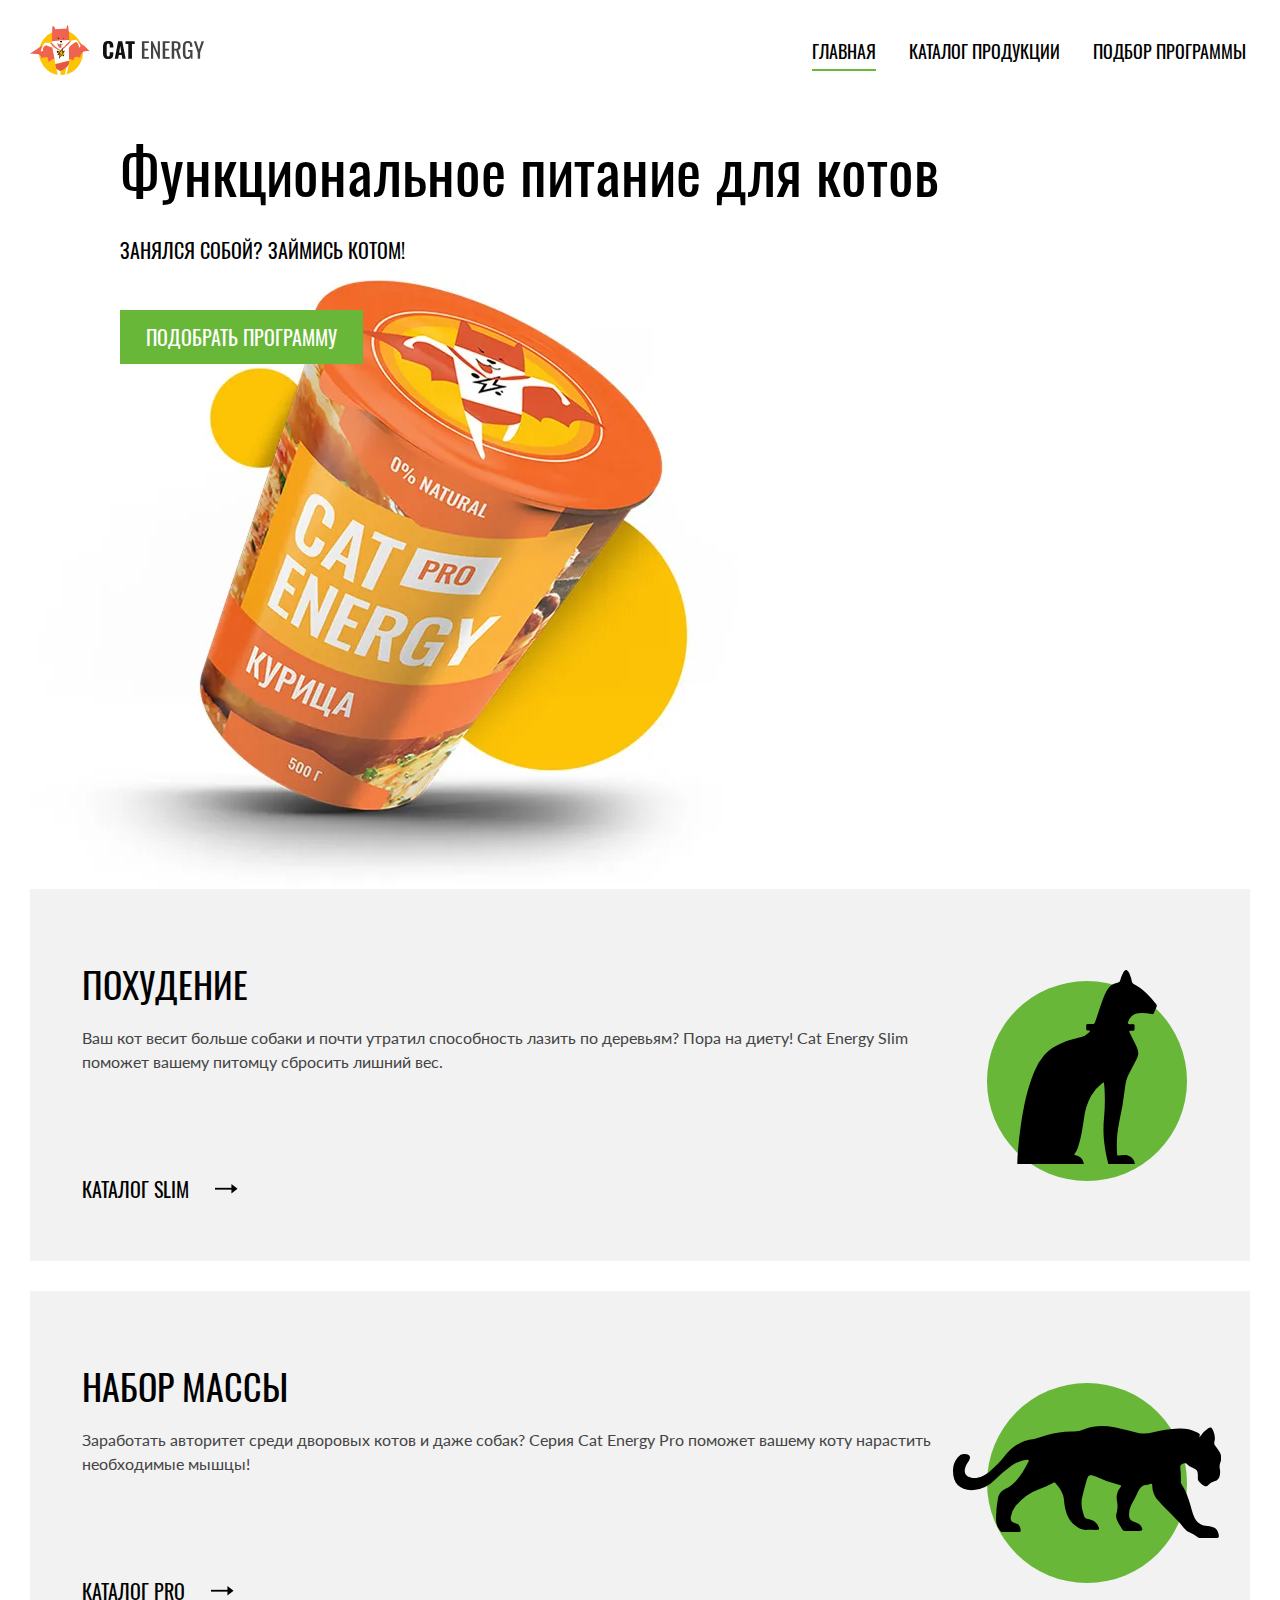
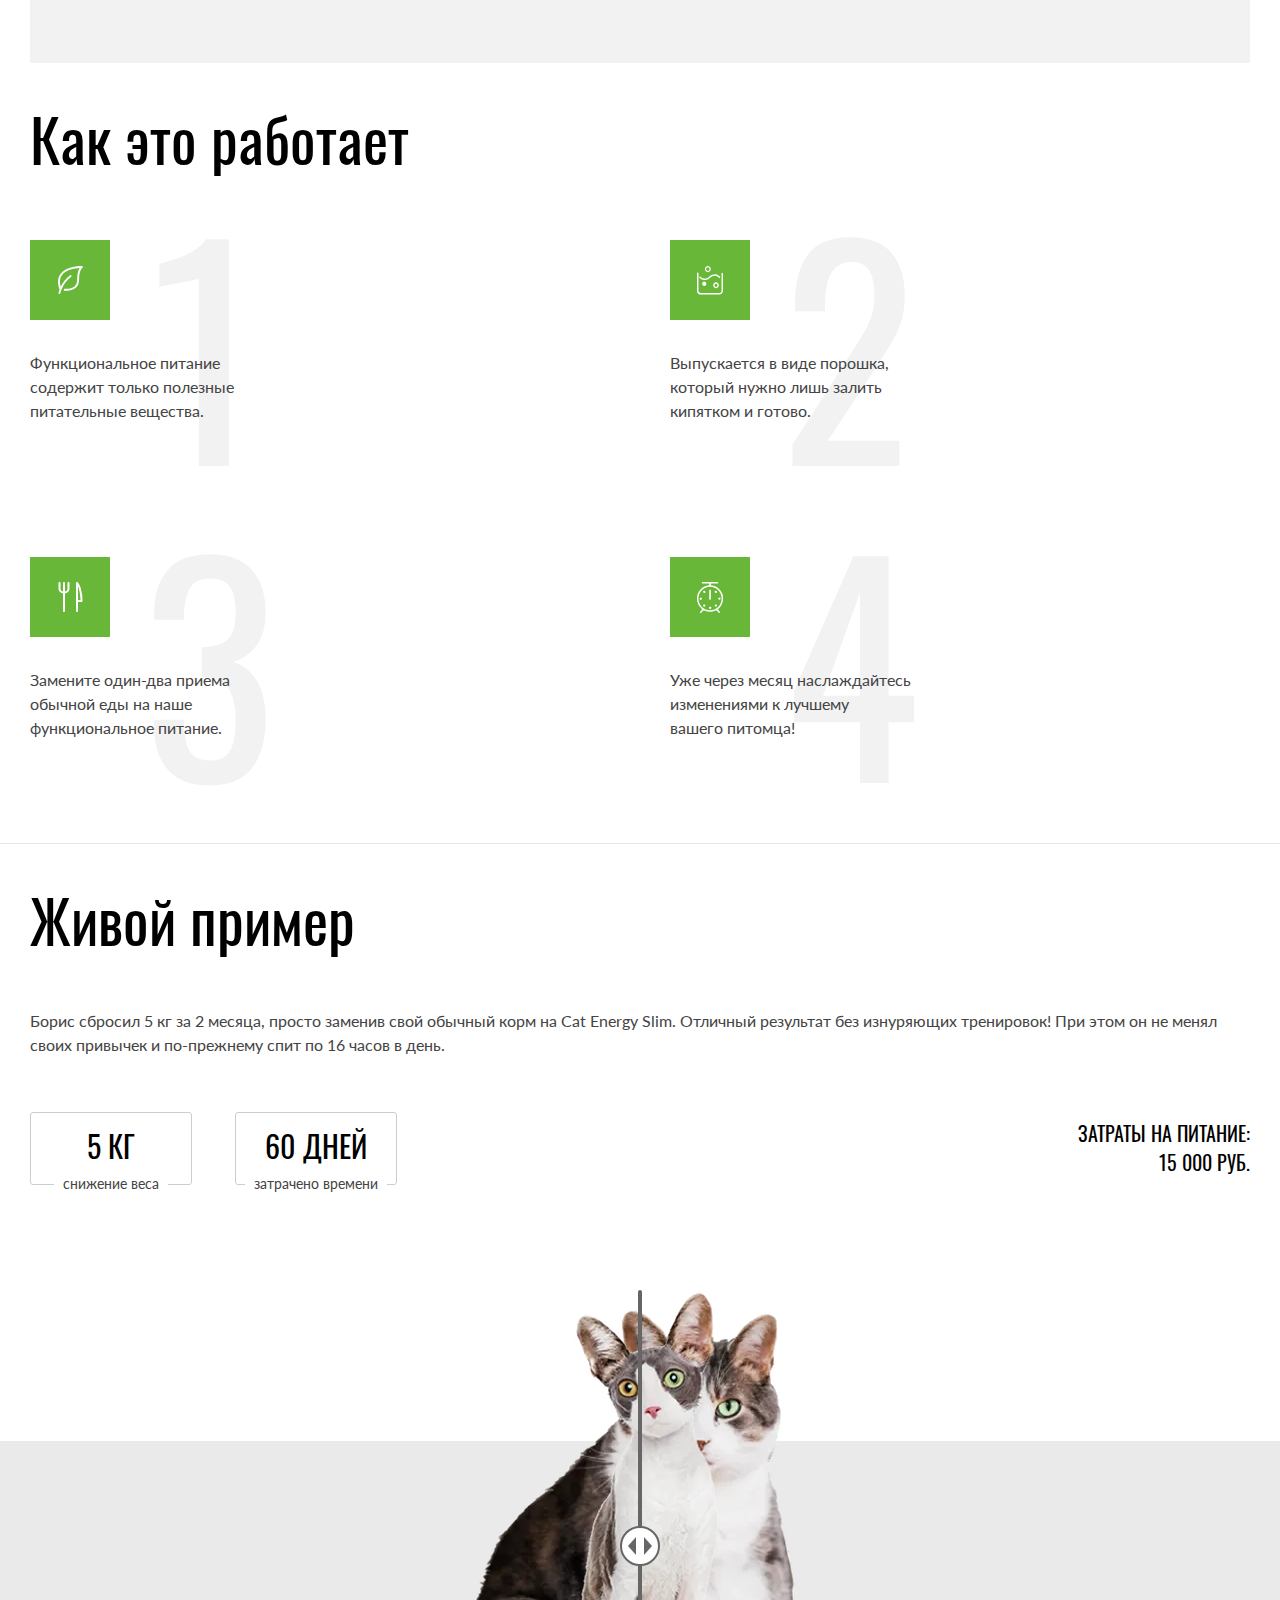
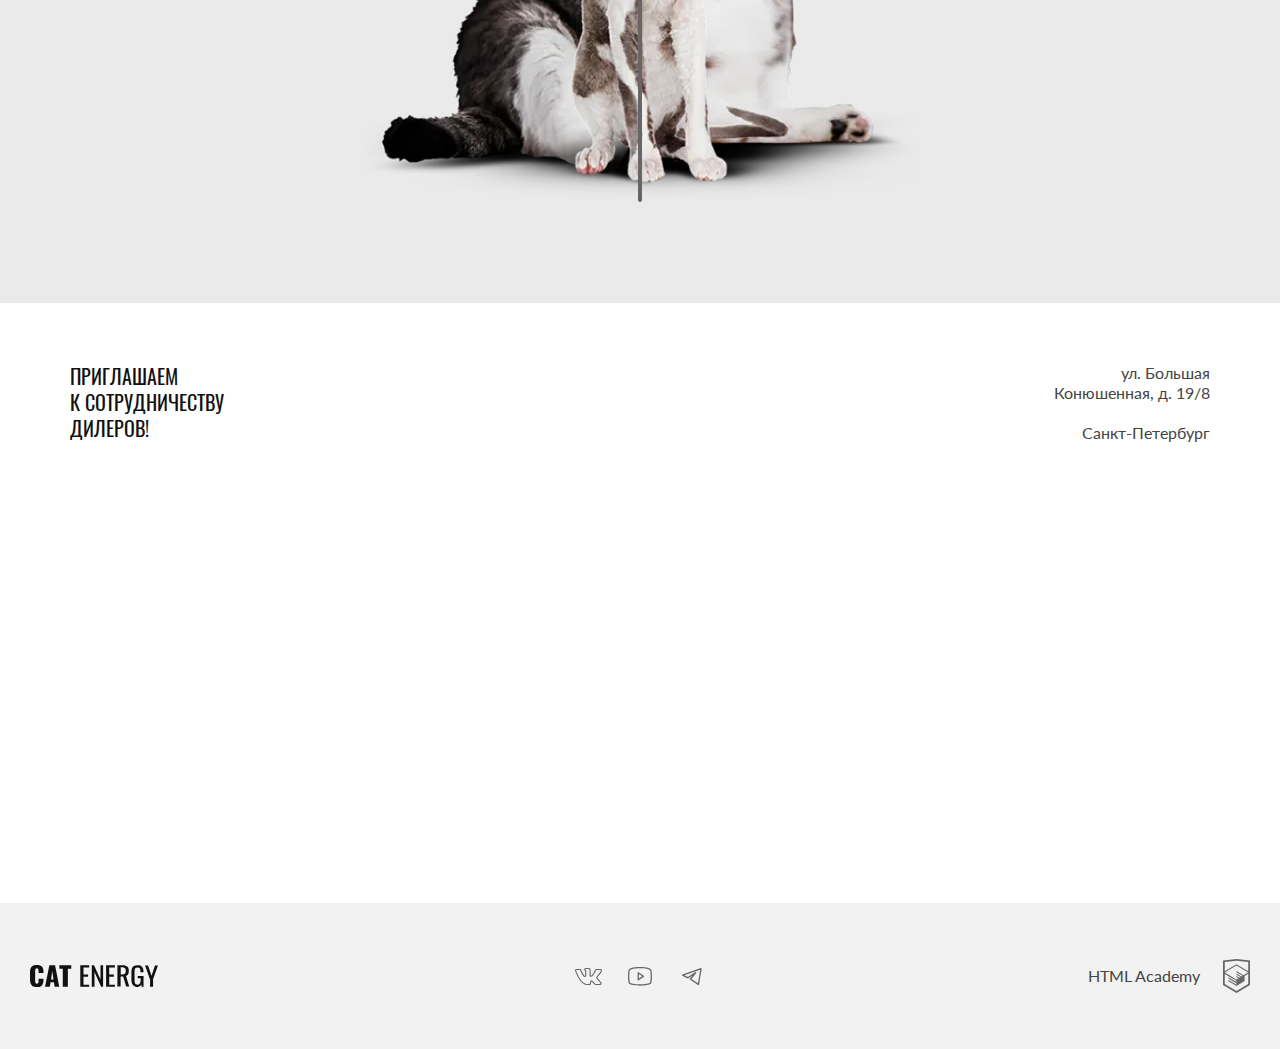
<file: 11/index.html>
<!DOCTYPE html><html class="page" lang="ru"><head><meta charset="UTF-8"><title>CAT ENERGY</title><meta name="viewport" content="width=device-width,initial-scale=1"><link rel="icon" href="favicon.ico"><link rel="icon" href="favicons/favicon.svg" type="image/svg+xml"><link rel="apple-touch-icon" href="favicons/favicon-180.png"><link rel="manifest" href="manifest.webmanifest"><link rel="preload" href="fonts/lato/Lato-Regular.woff2" as="font" type="font/woff2"><link rel="preload" href="fonts/oswald/oswaldregular.woff2" as="font" type="font/woff2"><link rel="stylesheet" href="styles/styles.css"><script src="https://api-maps.yandex.ru/2.1/?apikey=fbef1284-02a6-456d-97fc-a82a36690425&lang=ru_RU" defer="defer"></script><script src="scripts/index.js" defer="defer"></script></head><body class="page__body"><div class="page__container"><header class="main-header main-header--float"><a class="main-header__logo" href="#" aria-label="CAT ENERGY — главная страница"><picture><source media="(min-width: 1440px)" width="70" height="59" type="image/svg+xml" srcset="images/logo-icon-desk.svg"><source media="(min-width: 768px)" width="60" height="50" type="image/svg+xml" srcset="images/logo-icon-tablet.svg"><img class="main-header__logo-icon" width="33" height="38" src="images/logo-icon-mobile.svg" alt="Логотип в виде котика"></picture><picture><source media="(min-width: 1440px)" width="118" height="21" type="image/svg+xml" srcset="images/logo-text-dual-color.svg"><source media="(min-width: 768px)" width="101" height="18" type="image/svg+xml" srcset="images/logo-text-dual-color.svg"><img class="main-header__logo-text" width="101" height="18" src="images/logo-text.svg" alt="CAT ENERGY"></picture></a><nav class="main-nav main-nav--closed main-nav--nojs"><button class="main-nav__toggle" type="button"><span class="visually-hidden">Открыть меню</span></button><ul class="main-nav__list main-nav__list--light"><li class="main-nav__item"><a class="main-nav__link main-nav__link--active" href="#" aria-current="page" title="Текущая страница">Главная</a></li><li class="main-nav__item"><a class="main-nav__link" href="catalog.html">Каталог продукции</a></li><li class="main-nav__item"><a class="main-nav__link" href="#">Подбор программы</a></li></ul></nav></header><main class="main-container"><section class="hero"><div class="hero__wrapper"><h1 class="hero__title title title--xl">Функциональное питание для&nbsp;котов</h1><p class="hero__slogan">Занялся собой? Займись котом!</p><picture><source media="(min-width: 1440px)" width="552" height="499" type="image/webp" srcset="images/index/hero-can-desk@1x.webp, images/index/hero-can-desk@2x.webp 2x"><source media="(min-width: 768px)" width="709" height="609" type="image/webp" srcset="images/index/hero-can-tablet@1x.webp, images/index/hero-can-tablet@2x.webp 2x"><source width="280" height="270" type="image/webp" srcset="images/index/hero-can-mobile@1x.webp, images/index/hero-can-mobile@2x.webp 2x"><source media="(min-width: 1440px)" width="552" height="499" type="image/png" srcset="images/index/hero-can-desk@1x.png, images/index/hero-can-desk@2x.png 2x"><source media="(min-width: 768px)" width="709" height="609" type="image/jpeg" srcset="images/index/hero-can-tablet@1x.jpg, images/index/hero-can-tablet@2x.jpg 2x"><img class="hero__image" width="280" height="270" src="images/index/hero-can-mobile@1x.png" srcset="images/index/hero-can-mobile@2x.png 2x" alt="Продукция Cat Energy Pro со вкусом курицы."></picture><a class="hero__button button" href="#">Подобрать программу</a></div></section><section class="programs"><h2 class="visually-hidden">Программы питания для кота</h2><ul class="programs__list"><li class="programs__item programs__item--slim"><h3 class="programs__title title">Похудение</h3><p class="programs__description">Ваш кот весит больше собаки и&nbsp;почти утратил способность лазить по&nbsp;деревьям? Пора на&nbsp;диету! Cat Energy Slim поможет вашему питомцу сбросить лишний вес.</p><a class="programs__link" href="#">Каталог slim</a></li><li class="programs__item programs__item--pro"><h3 class="programs__title title">Набор массы</h3><p class="programs__description">Заработать авторитет среди дворовых котов и&nbsp;даже собак? Серия Cat Energy Pro поможет вашему коту нарастить необходимые мышцы!</p><a class="programs__link" href="#">Каталог pro</a></li></ul></section><section class="manual"><h2 class="manual__title title title--xl">Как это работает</h2><ul class="manual__list"><li class="manual__item manual__item--leaf"><p class="manual__text">Функциональное питание содержит только полезные питательные вещества.</p></li><li class="manual__item manual__item--powder"><p class="manual__text">Выпускается в&nbsp;виде порошка, который нужно лишь залить кипятком и&nbsp;готово.</p></li><li class="manual__item manual__item--eat"><p class="manual__text">Замените один-два приема обычной еды на&nbsp;наше функциональное питание.</p></li><li class="manual__item manual__item--time"><p class="manual__text">Уже через месяц наслаждайтесь изменениями к&nbsp;лучшему вашего&nbsp;питомца!</p></li></ul></section><section class="case"><h2 class="case__title title title--xl">Живой пример</h2><p class="case__text">Борис сбросил 5&nbsp;кг за&nbsp;2&nbsp;месяца, просто заменив свой обычный корм на&nbsp;Cat Energy Slim. Отличный результат без&nbsp;изнуряющих тренировок! При этом он не&nbsp;менял своих привычек и&nbsp;по-прежнему спит по&nbsp;16&nbsp;часов в&nbsp;день.</p><dl class="case__list"><div class="case__item case__item-slim"><dt class="case__number title">5 кг</dt><dd class="case__description">снижение веса</dd></div><div class="case__item case__item-time"><dt class="case__number title">60 дней</dt><dd class="case__description">затрачено времени</dd></div></dl><span class="case__text-conclusion">Затраты на питание: <span>15&nbsp;000&nbsp;руб.</span></span><div class="case__slider comparison-slider"><picture><source media="(min-width: 768px)" width="560" height="512" type="image/webp" srcset="images/index/cat-before-tablet-desk@1x.webp, images/index/cat-before-tablet-desk@2x.webp 2x"><source width="280" height="256" type="image/webp" srcset="images/index/cat-before-mobile@1x.webp, images/index/cat-before-mobile@2x.webp 2x"><source media="(min-width: 768px)" width="560" height="512" type="image/png" srcset="images/index/cat-before-tablet-desk@1x.png, images/index/cat-before-tablet-desk@2x.png 2x"><img class="comparison-slider__image comparison-slider__image--before" width="280" height="256" src="images/index/cat-before-mobile@1x.png" srcset="images/index/cat-before-mobile@2x.png 2x" alt="Фото кота до похудения."></picture><picture><source media="(min-width: 768px)" width="560" height="512" type="image/webp" srcset="images/index/cat-after-tablet-desk@1x.webp, images/index/cat-after-tablet-desk@2x.webp 2x"><source width="280" height="256" type="image/webp" srcset="images/index/cat-after-mobile@1x.webp, images/index/cat-after-mobile@2x.webp 2x"><source media="(min-width: 768px)" width="560" height="512" type="image/png" srcset="images/index/cat-after-tablet-desk@1x.png, images/index/cat-after-tablet-desk@2x.png 2x"><img class="comparison-slider__image comparison-slider__image--after" width="280" height="256" src="images/index/cat-after-mobile@1x.png" srcset="images/index/cat-after-mobile@2x.png 2x" alt="Фото кота после похудения."></picture><button class="comparison-slider__handle" type="button"><span class="visually-hidden">Потяните влево или вправо для сравнения</span></button></div></section></main></div><footer class="main-footer"><h2 class="visually-hidden">Контакты и&nbsp;информация</h2><div class="main-footer__address address"><address class="address__wrapper"><p class="address__invite">Приглашаем к&nbsp;сотрудничеству дилеров!</p><p class="address__text">ул. Большая Конюшенная, д. 19/8 <span>Санкт-Петербург</span></p></address><div class="address__map" id="map"></div><noscript><picture><source media="(min-width: 1440px)" width="1440" height="400" type="image/webp" srcset="images/map-desk@1x.webp, images/map-desk@2x.webp 2x"><source media="(min-width: 768px)" width="768" height="400" type="image/webp" srcset="images/map-tablet@1x.webp, images/map-tablet@2x.webp 2x"><source width="320" height="362" type="image/webp" srcset="images/map-mobile@1x.webp, images/map-mobile@2x.webp 2x"><source media="(min-width: 1440px)" width="1440" height="400" type="image/jpeg" srcset="images/map-desk@1x.jpg, images/map-desk@2x.jpg 2x"><source media="(min-width: 768px)" width="768" height="400" type="image/jpeg" srcset="images/map-tablet@1x.jpg, images/map-tablet@2x.jpg 2x"><img class="address__map-img" width="320" height="362" src="images/map-mobile@1x.jpg" srcset="images/map-mobile@2x.jpg 2x" alt="Карта Санкт-Петербурга: расположение магазина Cat Energy (ул. Большая Конюшенная, д. 19/8) отмечено меткой."></picture></noscript></div><div class="main-footer__contacts contacts"><a class="contacts__logo-link" href="index.html"><img class="contacts__logo-text" src="images/logo-text.svg" width="128" height="24" alt="Логотип Cat Energy."> </a><span class="visually-hidden">Список социальных сетей:</span><ul class="contacts__social-list"><li class="contacts__social-item"><a class="contacts__social-link contacts__social-link--vk" href="#" target="_blank" rel="noopener noreferrer"><span class="visually-hidden">Вконтакте</span></a></li><li class="contacts__social-item"><a class="contacts__social-link contacts__social-link--youtube" href="#" target="_blank" rel="noopener noreferrer"><span class="visually-hidden">Ютуб</span></a></li><li class="contacts__social-item"><a class="contacts__social-link contacts__social-link--tg" href="#" target="_blank" rel="noopener noreferrer"><span class="visually-hidden">Телеграм</span></a></li></ul><div class="contacts__dev"><a class="contacts__dev-link" href="https://htmlacademy.ru/intensive/adaptive" target="_blank" rel="noopener noreferrer">HTML Academy</a></div></div></footer></body></html>
</file>
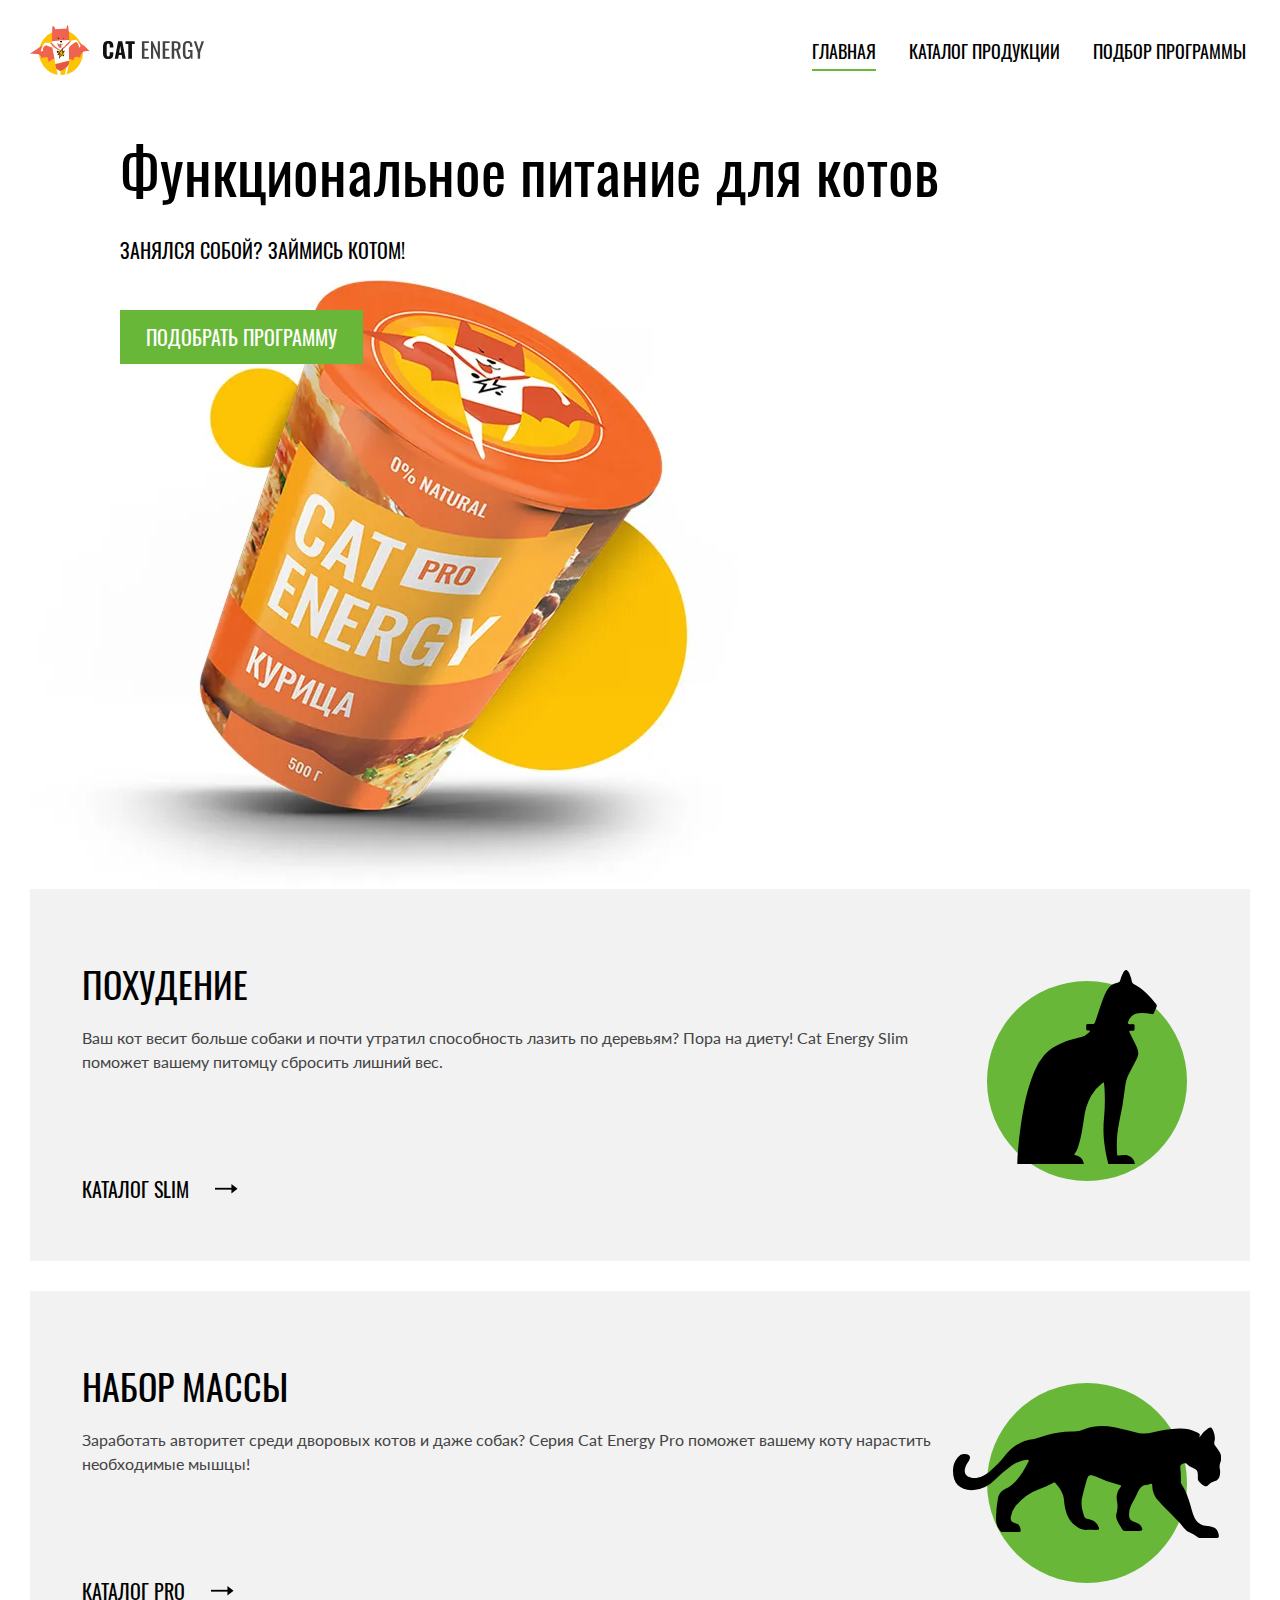
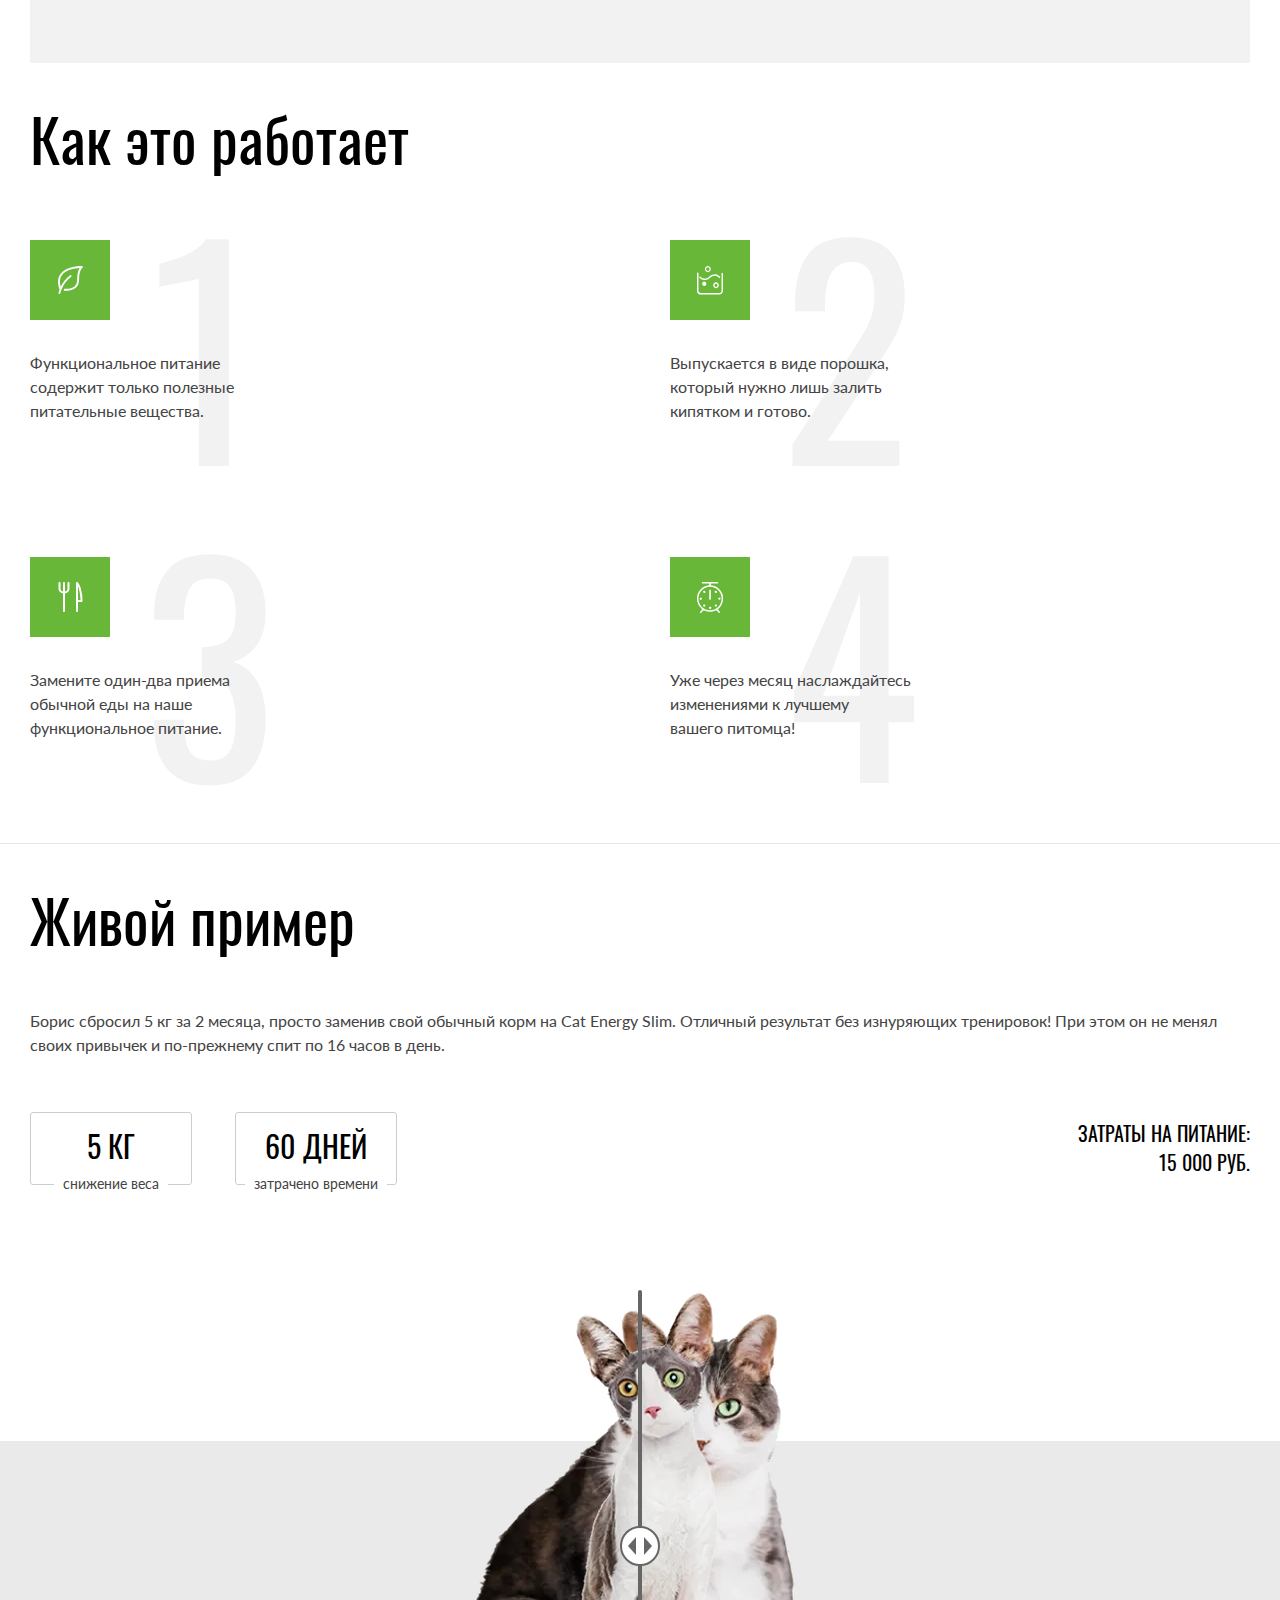
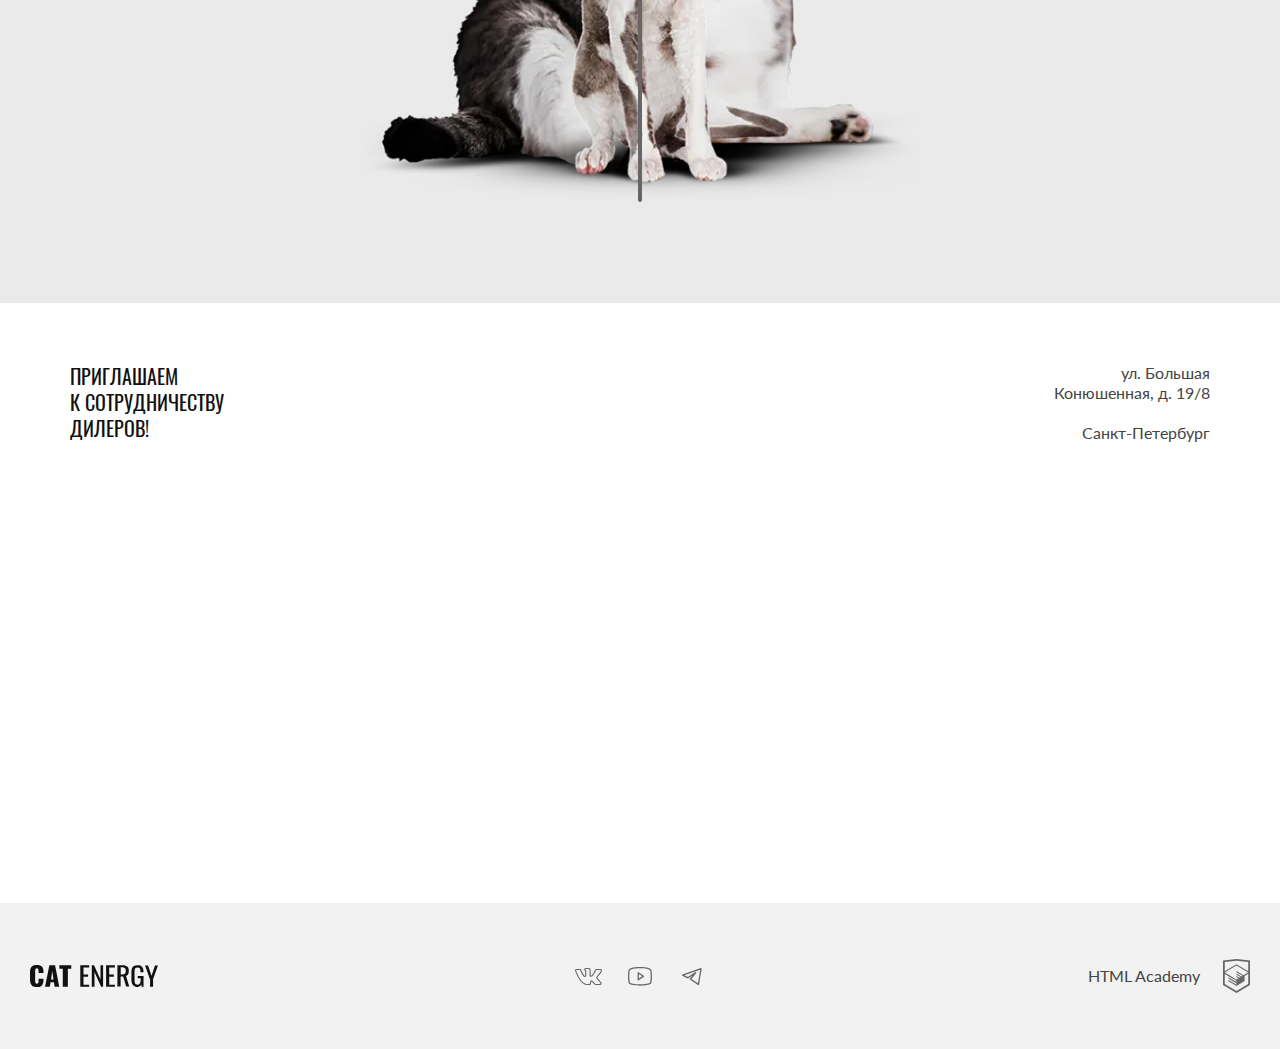
<file: 15/index.html>
<!DOCTYPE html><html class="page" lang="ru"><head><meta charset="UTF-8"><title>CAT ENERGY</title><meta name="viewport" content="width=device-width,initial-scale=1"><link rel="icon" href="favicon.ico"><link rel="icon" href="favicons/favicon.svg" type="image/svg+xml"><link rel="apple-touch-icon" href="favicons/favicon-180.png"><link rel="manifest" href="manifest.webmanifest"><link rel="preload" href="fonts/lato/Lato-Regular.woff2" as="font" type="font/woff2"><link rel="preload" href="fonts/oswald/oswaldregular.woff2" as="font" type="font/woff2"><link rel="stylesheet" href="styles/styles.css"><script src="https://api-maps.yandex.ru/2.1/?apikey=fbef1284-02a6-456d-97fc-a82a36690425&lang=ru_RU" defer="defer"></script><script src="scripts/index.js" defer="defer"></script></head><body class="page__body"><div class="page__container"><header class="main-header main-header--float" data-test="header"><a class="main-header__logo" href="#" aria-label="CAT ENERGY — главная страница"><picture><source media="(min-width: 1440px)" width="70" height="59" type="image/svg+xml" srcset="images/logo-icon-desk.svg"><source media="(min-width: 768px)" width="60" height="50" type="image/svg+xml" srcset="images/logo-icon-tablet.svg"><img class="main-header__logo-icon" width="33" height="38" src="images/logo-icon-mobile.svg" alt="Логотип в виде котика"></picture><picture><source media="(min-width: 1440px)" width="118" height="21" type="image/svg+xml" srcset="images/logo-text-dual-color.svg"><source media="(min-width: 768px)" width="101" height="18" type="image/svg+xml" srcset="images/logo-text-dual-color.svg"><img class="main-header__logo-text" width="101" height="18" src="images/logo-text.svg" alt="CAT ENERGY"></picture></a><nav class="main-nav main-nav--closed main-nav--nojs"><button class="main-nav__toggle" type="button"><span class="visually-hidden">Открыть меню</span></button><ul class="main-nav__list main-nav__list--light"><li class="main-nav__item"><a class="main-nav__link main-nav__link--active" href="#" aria-current="page" title="Текущая страница">Главная</a></li><li class="main-nav__item"><a class="main-nav__link" href="catalog.html">Каталог продукции</a></li><li class="main-nav__item"><a class="main-nav__link" href="#">Подбор программы</a></li></ul></nav></header><main class="main-container"><section class="hero" data-test="hero"><div class="hero__wrapper"><h1 class="hero__title title title--xl">Функциональное питание для&nbsp;котов</h1><p class="hero__slogan">Занялся собой? Займись котом!</p><picture><source media="(min-width: 1440px)" width="552" height="499" type="image/webp" srcset="images/index/hero-can-desk@1x.webp, images/index/hero-can-desk@2x.webp 2x"><source media="(min-width: 768px)" width="709" height="609" type="image/webp" srcset="images/index/hero-can-tablet@1x.webp, images/index/hero-can-tablet@2x.webp 2x"><source width="280" height="270" type="image/webp" srcset="images/index/hero-can-mobile@1x.webp, images/index/hero-can-mobile@2x.webp 2x"><source media="(min-width: 1440px)" width="552" height="499" type="image/png" srcset="images/index/hero-can-desk@1x.png, images/index/hero-can-desk@2x.png 2x"><source media="(min-width: 768px)" width="709" height="609" type="image/jpeg" srcset="images/index/hero-can-tablet@1x.jpg, images/index/hero-can-tablet@2x.jpg 2x"><img class="hero__image" width="280" height="270" src="images/index/hero-can-mobile@1x.png" srcset="images/index/hero-can-mobile@2x.png 2x" alt="Продукция Cat Energy Pro со вкусом курицы."></picture><a class="hero__button button" href="#">Подобрать программу</a></div></section><section class="programs" data-test="programs"><h2 class="visually-hidden">Программы питания для кота</h2><ul class="programs__list"><li class="programs__item programs__item--slim"><h3 class="programs__title title">Похудение</h3><p class="programs__description">Ваш кот весит больше собаки и&nbsp;почти утратил способность лазить по&nbsp;деревьям? Пора на&nbsp;диету! Cat Energy Slim поможет вашему питомцу сбросить лишний вес.</p><a class="programs__link" href="#">Каталог slim</a></li><li class="programs__item programs__item--pro"><h3 class="programs__title title">Набор массы</h3><p class="programs__description">Заработать авторитет среди дворовых котов и&nbsp;даже собак? Серия Cat Energy Pro поможет вашему коту нарастить необходимые мышцы!</p><a class="programs__link" href="#">Каталог pro</a></li></ul></section><section class="manual" data-test="features"><h2 class="manual__title title title--xl">Как это работает</h2><ul class="manual__list"><li class="manual__item manual__item--leaf"><p class="manual__text">Функциональное питание содержит только полезные питательные вещества.</p></li><li class="manual__item manual__item--powder"><p class="manual__text">Выпускается в&nbsp;виде порошка, который нужно лишь залить кипятком и&nbsp;готово.</p></li><li class="manual__item manual__item--eat"><p class="manual__text">Замените один-два приема обычной еды на&nbsp;наше функциональное питание.</p></li><li class="manual__item manual__item--time"><p class="manual__text">Уже через месяц наслаждайтесь изменениями к&nbsp;лучшему вашего&nbsp;питомца!</p></li></ul></section><section class="case" data-test="proof"><h2 class="case__title title title--xl">Живой пример</h2><p class="case__text">Борис сбросил 5&nbsp;кг за&nbsp;2&nbsp;месяца, просто заменив свой обычный корм на&nbsp;Cat Energy Slim. Отличный результат без&nbsp;изнуряющих тренировок! При этом он не&nbsp;менял своих привычек и&nbsp;по-прежнему спит по&nbsp;16&nbsp;часов в&nbsp;день.</p><dl class="case__list"><div class="case__item case__item-slim"><dt class="case__number title">5 кг</dt><dd class="case__description">снижение веса</dd></div><div class="case__item case__item-time"><dt class="case__number title">60 дней</dt><dd class="case__description">затрачено времени</dd></div></dl><span class="case__text-conclusion">Затраты на питание: <span>15&nbsp;000&nbsp;руб.</span></span><div class="case__slider comparison-slider"><picture><source media="(min-width: 768px)" width="560" height="512" type="image/webp" srcset="images/index/cat-before-tablet-desk@1x.webp, images/index/cat-before-tablet-desk@2x.webp 2x"><source width="280" height="256" type="image/webp" srcset="images/index/cat-before-mobile@1x.webp, images/index/cat-before-mobile@2x.webp 2x"><source media="(min-width: 768px)" width="560" height="512" type="image/png" srcset="images/index/cat-before-tablet-desk@1x.png, images/index/cat-before-tablet-desk@2x.png 2x"><img class="comparison-slider__image comparison-slider__image--before" width="280" height="256" src="images/index/cat-before-mobile@1x.png" srcset="images/index/cat-before-mobile@2x.png 2x" alt="Фото кота до похудения."></picture><picture><source media="(min-width: 768px)" width="560" height="512" type="image/webp" srcset="images/index/cat-after-tablet-desk@1x.webp, images/index/cat-after-tablet-desk@2x.webp 2x"><source width="280" height="256" type="image/webp" srcset="images/index/cat-after-mobile@1x.webp, images/index/cat-after-mobile@2x.webp 2x"><source media="(min-width: 768px)" width="560" height="512" type="image/png" srcset="images/index/cat-after-tablet-desk@1x.png, images/index/cat-after-tablet-desk@2x.png 2x"><img class="comparison-slider__image comparison-slider__image--after" width="280" height="256" src="images/index/cat-after-mobile@1x.png" srcset="images/index/cat-after-mobile@2x.png 2x" alt="Фото кота после похудения."></picture><button class="comparison-slider__handle" type="button"><span class="visually-hidden">Потяните влево или вправо для сравнения</span></button></div></section></main></div><footer class="main-footer"><h2 class="visually-hidden">Контакты и&nbsp;информация</h2><div class="main-footer__address address" data-test="contacts"><address class="address__wrapper"><p class="address__invite">Приглашаем к&nbsp;сотрудничеству дилеров!</p><p class="address__text">ул. Большая Конюшенная, д. 19/8 <span>Санкт-Петербург</span></p></address><div class="address__map" id="map"></div><noscript><picture><source media="(min-width: 1440px)" width="1440" height="400" type="image/webp" srcset="images/map-desk@1x.webp, images/map-desk@2x.webp 2x"><source media="(min-width: 768px)" width="768" height="400" type="image/webp" srcset="images/map-tablet@1x.webp, images/map-tablet@2x.webp 2x"><source width="320" height="362" type="image/webp" srcset="images/map-mobile@1x.webp, images/map-mobile@2x.webp 2x"><source media="(min-width: 1440px)" width="1440" height="400" type="image/jpeg" srcset="images/map-desk@1x.jpg, images/map-desk@2x.jpg 2x"><source media="(min-width: 768px)" width="768" height="400" type="image/jpeg" srcset="images/map-tablet@1x.jpg, images/map-tablet@2x.jpg 2x"><img class="address__map-img" width="320" height="362" src="images/map-mobile@1x.jpg" srcset="images/map-mobile@2x.jpg 2x" alt="Карта Санкт-Петербурга: расположение магазина Cat Energy (ул. Большая Конюшенная, д. 19/8) отмечено меткой."></picture></noscript></div><div class="main-footer__contacts contacts" data-test="footer"><a class="contacts__logo-link" href="index.html"><img class="contacts__logo-text" src="images/logo-text.svg" width="128" height="24" alt="Логотип Cat Energy."> </a><span class="visually-hidden">Список социальных сетей:</span><ul class="contacts__social-list"><li class="contacts__social-item"><a class="contacts__social-link contacts__social-link--vk" href="https://vk.com/htmlacademy" target="_blank" rel="noopener noreferrer"><span class="visually-hidden">Вконтакте</span></a></li><li class="contacts__social-item"><a class="contacts__social-link contacts__social-link--youtube" href="https://www.youtube.com/user/htmlacademyru" target="_blank" rel="noopener noreferrer"><span class="visually-hidden">Ютуб</span></a></li><li class="contacts__social-item"><a class="contacts__social-link contacts__social-link--tg" href="https://t.me/htmlacademy" target="_blank" rel="noopener noreferrer"><span class="visually-hidden">Телеграм</span></a></li></ul><div class="contacts__dev"><a class="contacts__dev-link" href="https://htmlacademy.ru/intensive/adaptive" target="_blank" rel="noopener noreferrer">HTML Academy</a></div></div></footer></body></html>
</file>
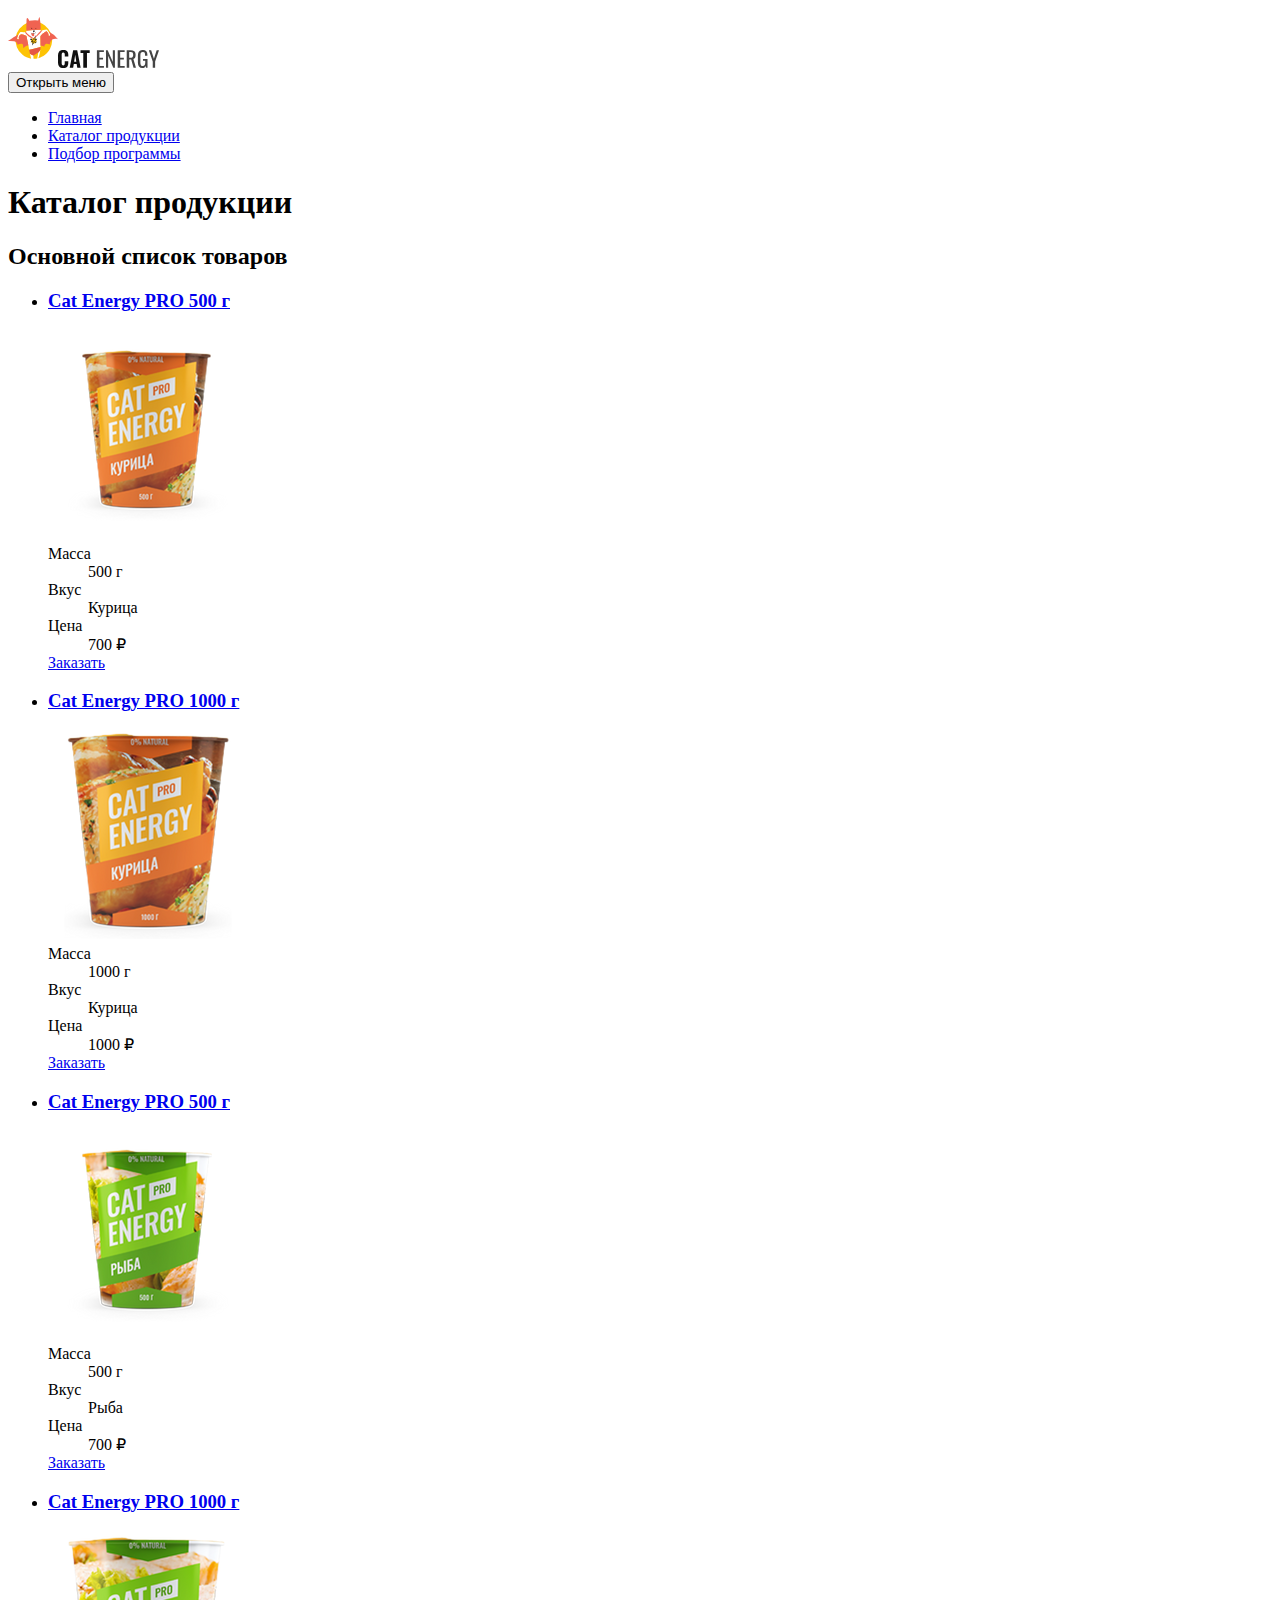
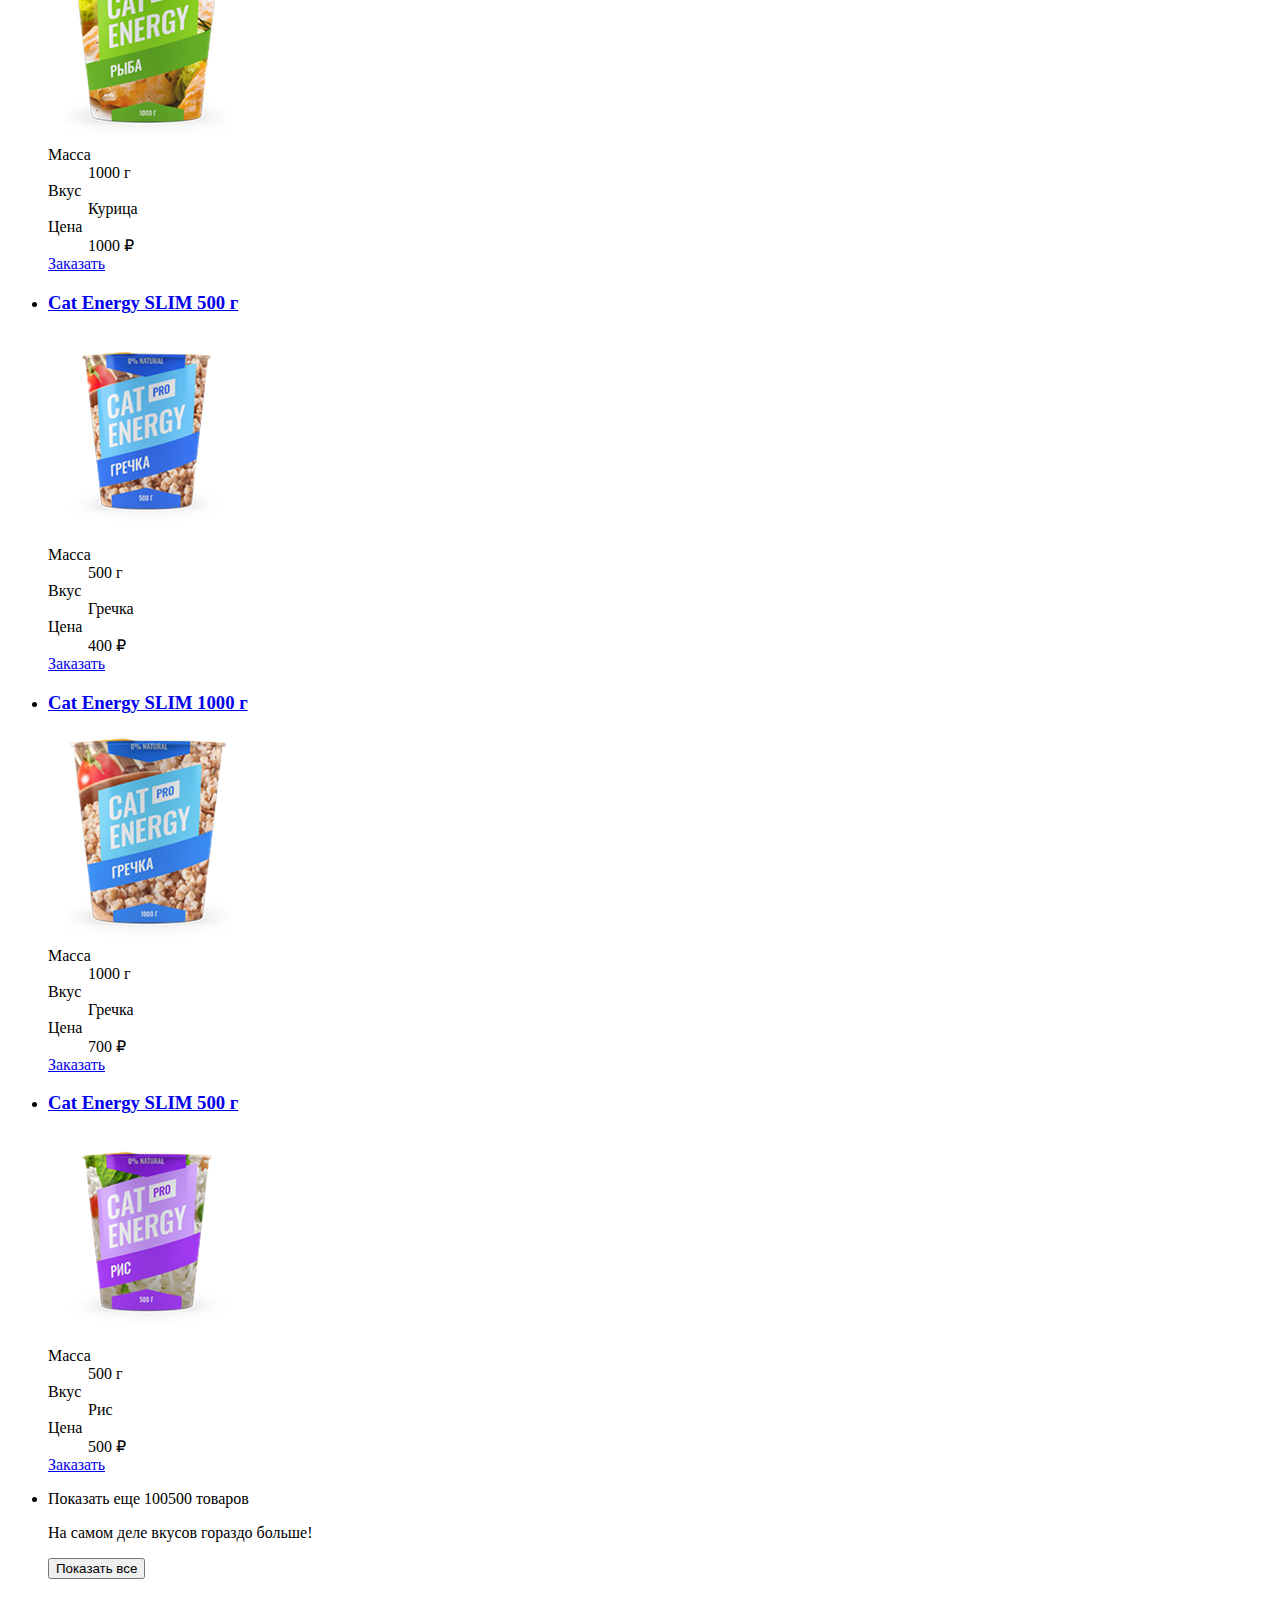
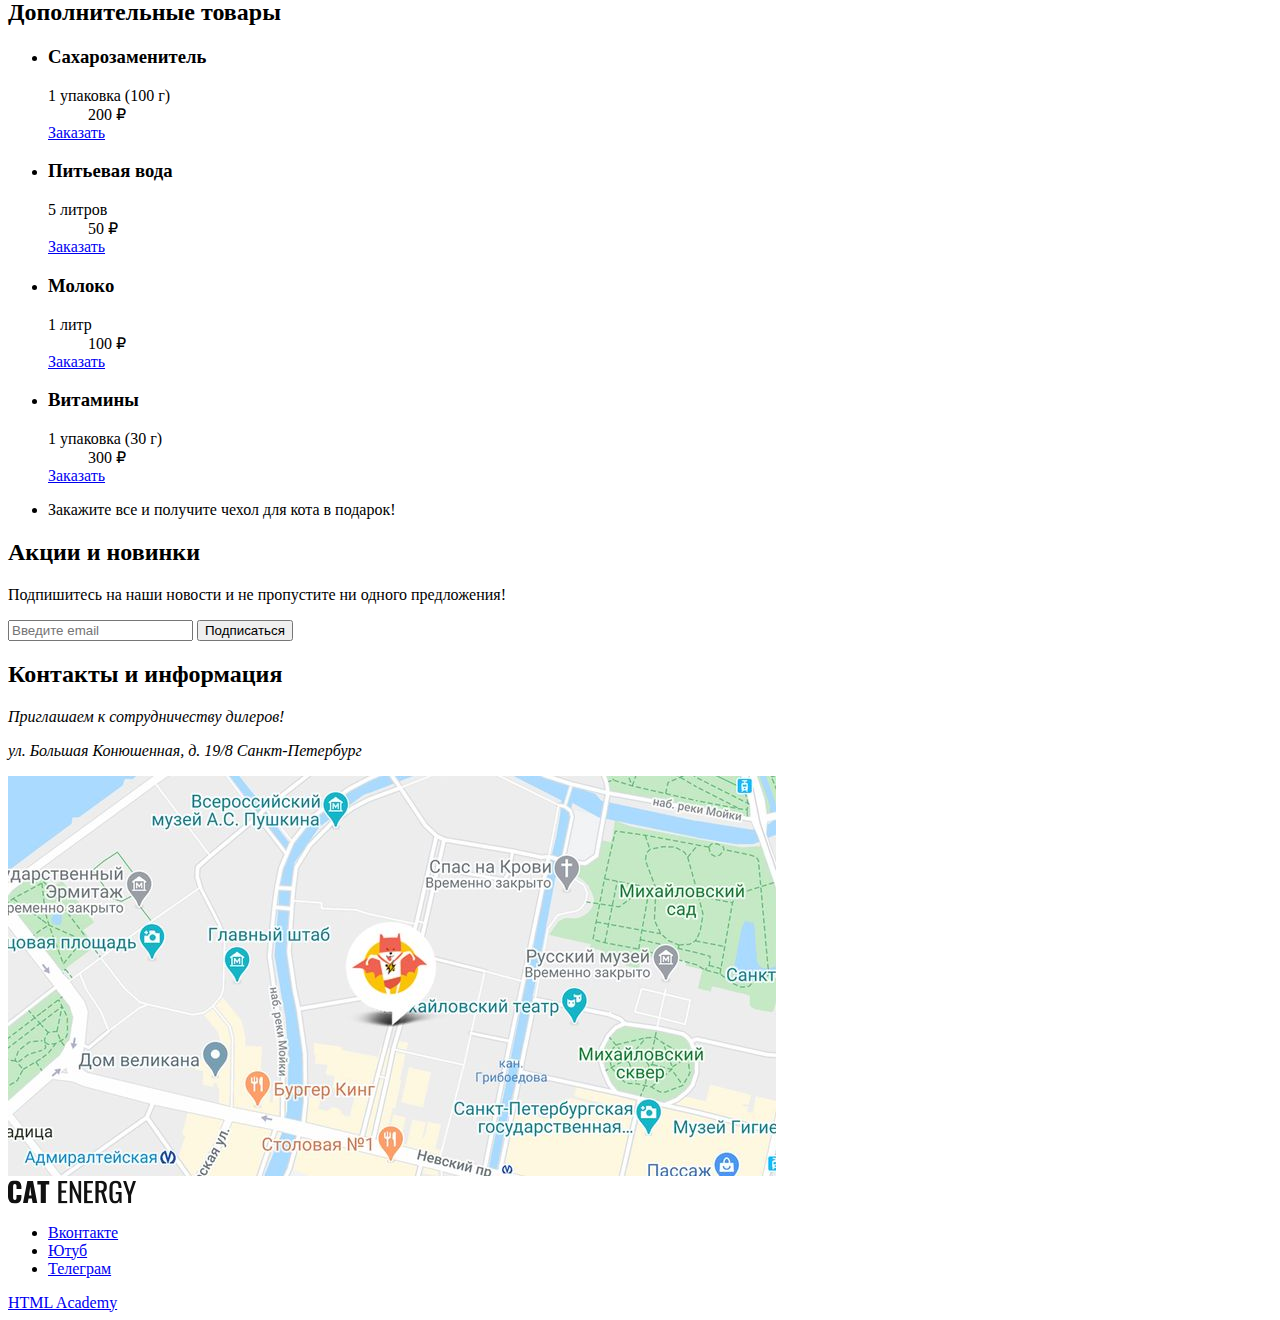
<file: catalog.html>
<!DOCTYPE html><html class="page" lang="ru"><head><meta charset="UTF-8"><title>Каталог продукции</title><meta name="viewport" content="width=device-width,initial-scale=1"><link rel="icon" href="favicon.ico"><link rel="icon" href="favicons/favicon.svg" type="image/svg+xml"><link rel="apple-touch-icon" href="favicons/favicon-180.png"><link rel="manifest" href="manifest.webmanifest"><link rel="stylesheet" href="styles/styles.css"><script src="scripts/index.js" defer="defer"></script></head><body class="page__body"><header class="main-header"><a class="main-header__logo" href="index.html" aria-label="CAT ENERGY — главная страница"><picture><source media="(min-width: 1440px)" width="59" height="70" type="image/svg+xml" srcset="images/logo-icon-tablet-desk.svg"><source media="(min-width: 768px)" width="50" height="60" type="image/svg+xml" srcset="images/logo-icon-tablet-desk.svg"><img class="main-header__logo-icon" width="33" height="38" src="images/logo-icon-mobile.svg" alt="Логотип в виде котика"></picture><picture><source media="(min-width: 1440px)" width="118" height="21" type="image/svg+xml" srcset="images/logo-text-dual-color.svg"><source media="(min-width: 768px)" width="101" height="18" type="image/svg+xml" srcset="images/logo-text-dual-color.svg"><img class="main-header__logo-text" width="101" height="18" src="images/logo-text.svg" alt="CAT ENERGY"></picture></a><nav class="main-nav main-nav--close"><button class="main-nav__toggle" type="button"><span class="visually-hidden">Открыть меню</span></button><div class="main-nav__wrapper"><ul class="main-nav__list"><li class="main-nav__item"><a class="main-nav__link" href="index.html">Главная</a></li><li class="main-nav__item main-nav__item--active"><a class="main-nav__link" href="#" aria-current="page" title="Текущая страница">Каталог продукции</a></li><li class="main-nav__item"><a class="main-nav__link" href="#">Подбор программы</a></li></ul></div></nav></header><main class="main-container"><section class="catalog"><div class="catalog__wrapper"><h1 class="catalog__title title title--xl">Каталог продукции</h1><h2 class="visually-hidden">Основной список товаров</h2><ul class="catalog__list"><li class="catalog__item product"><a class="product__link" href="#"><h3 class="product__title">Cat Energy PRO 500 г</h3><picture><source media="(min-width: 768px)" width="200" height="210" type="image/png" srcset="images/catalog/products/chicken-sm-tablet-desk@1x.png, images/catalog/products/chicken-sm-tablet-desk@2x.png 2x"><img class="product__image" width="140" height="107" src="images/catalog/products/chicken-sm-mobile@1x.png" srcset="images/catalog/products/chicken-sm-mobile@2x.png 2x" alt="Банка еды для котов со вкусом курицы."></picture></a><dl class="product__desc-list"><dt class="product__desc-name">Масса</dt><dd class="product__desc-value">500 г</dd><dt class="product__desc-name">Вкус</dt><dd class="product__desc-value">Курица</dd><dt class="product__desc-name">Цена</dt><dd class="product__desc-value">700 ₽</dd></dl><a class="product__button button" href="#">Заказать</a></li><li class="catalog__item product"><a class="product__link" href="#"><h3 class="product__title">Cat Energy PRO 1000 г</h3><picture><source media="(min-width: 768px)" width="200" height="210" type="image/png" srcset="images/catalog/products/chicken-lg-tablet-desk@1x.png, images/catalog/products/chicken-lg-tablet-desk@2x.png 2x"><img class="product__image" width="140" height="107" src="images/catalog/products/chicken-lg-mobile@1x.png" srcset="images/catalog/products/chicken-lg-mobile@2x.png 2x" alt="Банка еды для котов со вкусом курицы, большая."></picture></a><dl class="product__desc-list"><dt class="product__desc-name">Масса</dt><dd class="product__desc-value">1000 г</dd><dt class="product__desc-name">Вкус</dt><dd class="product__desc-value">Курица</dd><dt class="product__desc-name">Цена</dt><dd class="product__desc-value">1000 ₽</dd></dl><a class="product__button button" href="#">Заказать</a></li><li class="catalog__item product"><a class="product__link" href="#"><h3 class="product__title">Cat Energy PRO 500 г</h3><picture><source media="(min-width: 768px)" width="200" height="210" type="image/png" srcset="images/catalog/products/fish-sm-tablet-desk@1x.png, images/catalog/products/fish-sm-tablet-desk@2x.png 2x"><img class="product__image" width="140" height="107" src="images/catalog/products/fish-sm-mobile@1x.png" srcset="images/catalog/products/fish-sm-mobile@2x.png 2x" alt="Банка еды для котов со вкусом рыбы."></picture></a><dl class="product__desc-list"><dt class="product__desc-name">Масса</dt><dd class="product__desc-value">500 г</dd><dt class="product__desc-name">Вкус</dt><dd class="product__desc-value">Рыба</dd><dt class="product__desc-name">Цена</dt><dd class="product__desc-value">700 ₽</dd></dl><a class="product__button button" href="#">Заказать</a></li><li class="catalog__item product"><a class="product__link" href="#"><h3 class="product__title">Cat Energy PRO 1000 г</h3><picture><source media="(min-width: 768px)" width="200" height="210" type="image/png" srcset="images/catalog/products/fish-lg-tablet-desk@1x.png, images/catalog/products/fish-lg-tablet-desk@2x.png 2x"><img class="product__image" width="140" height="107" src="images/catalog/products/fish-lg-mobile@1x.png" srcset="images/catalog/products/fish-lg-mobile@2x.png 2x" alt="Банка еды для котов со вкусом рыбы, большая."></picture></a><dl class="product__desc-list"><dt class="product__desc-name">Масса</dt><dd class="product__desc-value">1000 г</dd><dt class="product__desc-name">Вкус</dt><dd class="product__desc-value">Курица</dd><dt class="product__desc-name">Цена</dt><dd class="product__desc-value">1000 ₽</dd></dl><a class="product__button button" href="#">Заказать</a></li><li class="catalog__item product"><a class="product__link" href="#"><h3 class="product__title">Cat Energy SLIM 500 г</h3><picture><source media="(min-width: 768px)" width="200" height="210" type="image/png" srcset="images/catalog/products/buckwheat-sm-tablet-desk@1x.png, images/catalog/products/buckwheat-sm-tablet-desk@2x.png 2x"><img class="product__image" width="140" height="107" src="images/catalog/products/buckwheat-sm-mobile@1x.png" srcset="images/catalog/products/buckwheat-sm-mobile@2x.png 2x" alt="Банка еды для котов со вкусом гречки."></picture></a><dl class="product__desc-list"><dt class="product__desc-name">Масса</dt><dd class="product__desc-value">500 г</dd><dt class="product__desc-name">Вкус</dt><dd class="product__desc-value">Гречка</dd><dt class="product__desc-name">Цена</dt><dd class="product__desc-value">400 ₽</dd></dl><a class="product__button button" href="#">Заказать</a></li><li class="catalog__item product"><a class="product__link" href="#"><h3 class="product__title">Cat Energy SLIM 1000 г</h3><picture><source media="(min-width: 768px)" width="200" height="210" type="image/png" srcset="images/catalog/products/buckwheat-lg-tablet-desk@1x.png, images/catalog/products/buckwheat-lg-tablet-desk@2x.png 2x"><img class="product__image" width="140" height="107" src="images/catalog/products/buckwheat-lg-mobile@1x.png" srcset="images/catalog/products/buckwheat-lg-mobile@2x.png 2x" alt="Банка еды для котов со вкусом гречки, большая."></picture></a><dl class="product__desc-list"><dt class="product__desc-name">Масса</dt><dd class="product__desc-value">1000 г</dd><dt class="product__desc-name">Вкус</dt><dd class="product__desc-value">Гречка</dd><dt class="product__desc-name">Цена</dt><dd class="product__desc-value">700 ₽</dd></dl><a class="product__button button" href="#">Заказать</a></li><li class="catalog__item product"><a class="product__link" href="#"><h3 class="product__title">Cat Energy SLIM 500 г</h3><picture><source media="(min-width: 768px)" width="200" height="210" type="image/png" srcset="images/catalog/products/rice-sm-tablet-desk@1x.png, images/catalog/products/rice-sm-tablet-desk@2x.png 2x"><img class="product__image" width="140" height="107" src="images/catalog/products/rice-sm-mobile@1x.png" srcset="images/catalog/products/rice-sm-mobile@2x.png 2x" alt="Банка еды для котов со вкусом риса."></picture></a><dl class="product__desc-list"><dt class="product__desc-name">Масса</dt><dd class="product__desc-value">500 г</dd><dt class="product__desc-name">Вкус</dt><dd class="product__desc-value">Рис</dd><dt class="product__desc-name">Цена</dt><dd class="product__desc-value">500 ₽</dd></dl><a class="product__button button" href="#">Заказать</a></li><li class="catalog__item more-products"><p class="more-products__title">Показать еще 100500 товаров</p><p class="more-products__text">На самом деле вкусов гораздо больше!</p><button class="more-products__button button button--secondary" type="button">Показать все</button></li></ul></div></section><section class="catalog-secondary"><div class="catalog-secondary__wrapper"><h2 class="catalog-secondary__title title">Дополнительные товары</h2><ul class="catalog-secondary__list"><li class="catalog-secondary__item other-product"><h3 class="other-product__title">Сахарозаменитель</h3><dl class="other-product__list"><dt class="other-product__size">1 упаковка (100 г)</dt><dd class="other-product__price">200 ₽</dd></dl><a class="other-product__button button" href="#">Заказать</a></li><li class="catalog-secondary__item other-product"><h3 class="other-product__title">Питьевая вода</h3><dl class="other-product__list"><dt class="other-product__size">5 литров</dt><dd class="other-product__price">50 ₽</dd></dl><a class="other-product__button button" href="#">Заказать</a></li><li class="catalog-secondary__item other-product"><h3 class="other-product__title">Молоко</h3><dl class="other-product__list"><dt class="other-product__size">1 литр</dt><dd class="other-product__price">100 ₽</dd></dl><a class="other-product__button button" href="#">Заказать</a></li><li class="catalog-secondary__item other-product"><h3 class="other-product__title">Витамины</h3><dl class="other-product__list"><dt class="other-product__size">1 упаковка (30 г)</dt><dd class="other-product__price">300 ₽</dd></dl><a class="other-product__button button" href="#">Заказать</a></li><li class="catalog-secondary__item catalog-secondary__offer"><p class="catalog-secondary__offer-text">Закажите все и получите чехол для кота в подарок!</p></li></ul></div></section><section class="promotion"><div class="promotion__wrapper"><h2 class="promotion__title title">Акции и новинки</h2><p class="promotion__text">Подпишитесь на наши новости и не пропустите ни одного предложения!</p><form class="promotion__subscribe" action="https://echo.htmlacademy.ru" method="post"><label class="promotion__label"><input class="promotion__input input" type="email" name="email" placeholder="Введите email" required autocomplete="email"></label> <button class="promotion__subscribe-button button" type="submit">Подписаться</button></form></div></section></main><footer class="main-footer"><h2 class="visually-hidden">Контакты и информация</h2><div class="main-footer__address address"><address class="address__wrapper"><p class="address__title">Приглашаем&nbsp;к сотрудничеству дилеров!</p><p class="address__text">ул. Большая Конюшенная, д. 19/8 Санкт-Петербург</p></address><picture><source media="(min-width: 1440px)" width="1440" height="400" type="image/jpeg" srcset="images/map-desk@1x.jpg, images/map-desk@2x.jpg 2x"><source media="(min-width: 768px)" width="768" height="400" type="image/jpeg" srcset="images/map-tablet@1x.jpg, images/map-tablet@2x.jpg 2x"><img class="address__map" width="320" height="362" src="images/map-mobile@1x.jpg" srcset="images/map-mobile@2x.jpg 2x" alt="Карта Санкт-Петербурга: расположение магазина Cat Energy (ул. Большая Конюшенная, д. 19/8) отмечено меткой."></picture></div><div class="main-footer__contacts contacts"><a class="contacts__logo-link" href="index.html"><img class="contacts__logo-text" src="images/logo-text.svg" width="128" height="24" alt="Логотип Cat Energy."></a><ul class="contacts__social-list"><li class="contacts__social-item contacts__social-item--vk"><a class="contacts__social-link" href="#" target="_blank" rel="noopener noreferrer"><span class="visually-hidden">Вконтакте</span></a></li><li class="contacts__social-item contacts__social-item--youtube"><a class="contacts__social-link" href="#" target="_blank" rel="noopener noreferrer"><span class="visually-hidden">Ютуб</span></a></li><li class="contacts__social-item contacts__social-item--tg"><a class="contacts__social-link" href="#" target="_blank" rel="noopener noreferrer"><span class="visually-hidden">Телеграм</span></a></li></ul><div class="contacts__dev"><a class="contacts__dev-name" href="https://htmlacademy.ru/intensive/adaptive" target="_blank" rel="noopener noreferrer">HTML Academy</a></div></div></footer></body></html>
</file>
<file: 11/styles/styles.css>
@font-face{font-family:Lato;font-style:normal;font-weight:400;src:url(../fonts/lato/Lato-Regular.woff2)format("woff2");font-display:swap}@font-face{font-family:Oswald;font-style:normal;font-weight:400;src:url(../fonts/oswald/oswaldregular.woff2)format("woff2");font-display:swap}html{background-color:#fff;height:100%}body{color:#000;min-height:100%;margin:0;font-family:Lato,sans-serif;font-size:14px;line-height:18px}img{object-fit:contain;max-width:100%;height:auto}a{text-decoration:none}*,:before,:after{box-sizing:border-box}.page__body{flex-direction:column;display:flex}.page__container{flex:1}.title{margin:0;font-family:Oswald,sans-serif;font-size:24px;font-style:normal;font-weight:400;line-height:24px}@media (width>=768px){.title{font-size:32px;line-height:32px}}@media (width>=1440px){.title{font-size:40px;line-height:40px}}.title--xl{font-size:36px;line-height:36px}@media (width>=768px){.title--xl{font-size:60px;line-height:60px}}.title--sm{font-size:16px;line-height:20px}@media (width>=768px){.title--sm{font-size:20px;line-height:24px}}.button{color:#fff;text-align:center;text-transform:uppercase;background-color:#68b738;border:none;align-content:center;padding:10px 20px;font-family:Oswald,sans-serif;font-size:16px;font-style:normal;font-weight:400;line-height:20px}.button:hover{background-color:#5eaa2f}.button:active{color:#ffffff4d}.button:disabled{opacity:.5}@media (width>=768px){.button{padding:14px 26px;font-size:20px;line-height:26px}}.button--secondary{color:#444;background-color:#f2f2f2}.button--secondary:hover{background-color:#ebebeb}.button--secondary:active{color:#444}.button--secondary:disabled{opacity:.6}.button--lg{padding:15px 26px;font-size:20px;line-height:26px}.input{color:#444;text-transform:uppercase;border:1px solid #e7e7e7;border-radius:0;outline:none;padding:12px;font-family:Oswald,sans-serif;font-size:20px;font-style:normal;font-weight:400;line-height:30px}.input::placeholder{color:#444444b3}.input:hover{border-color:#cdcdcd}.input:focus-visible{border:2px solid #444;padding:11px}.input:user-invalid{border:2px solid #ff8282;padding:11px}.input:disabled{opacity:.6}.main-header{z-index:9;grid-template-columns:1fr minmax(49px,auto);align-items:center;display:grid;position:relative}@media (width>=768px){.main-header{grid-template-columns:auto 1fr;padding:25px 34px 25px 30px}}@media (width>=1440px){.main-header{grid-template-columns:250px 970px;justify-content:center;padding:55px 0 30px}.main-header:has(.main-nav__list--light){grid-template-columns:610px 610px}.main-header--float{float:inline-start;width:100%}}.main-header__logo{pointer-events:none;grid-template-columns:33px 1fr;align-items:center;margin:13px 0 14px 20px;display:grid}.main-header__logo:hover{opacity:.8}.main-header__logo:active{opacity:.6}@media (width>=768px){.main-header__logo{grid-template-columns:minmax(60px,auto) 1fr;align-self:start;column-gap:13px;margin:0 30px 0 0}}@media (width>=1440px){.main-header__logo{grid-template-columns:minmax(70px,auto) 1fr;justify-self:start}}.main-header__logo-icon,.main-header__logo-text{pointer-events:auto;display:block}picture:has(.main-header__logo-icon),.main-header__logo-icon{width:33px;height:38px;margin-right:4px}@media (width>=768px){picture:has(.main-header__logo-icon),.main-header__logo-icon{justify-self:start;width:60px;height:50px;margin-right:0}}@media (width>=1440px){picture:has(.main-header__logo-icon),.main-header__logo-icon{width:70px;height:59px}}picture:has(.main-header__logo-text),.main-header__logo-text{justify-self:center;width:101px;height:18px;margin-right:4px}@media (width>=768px){picture:has(.main-header__logo-text),.main-header__logo-text{justify-self:start;margin-right:0}}@media (width>=1440px){picture:has(.main-header__logo-text),.main-header__logo-text{width:118px;height:21px}}.main-nav{display:flex}.main-nav__toggle{background:0 0;border:none;margin-right:9px;padding:0}.main-nav__toggle:before{content:"";background-color:#000;border:none;width:40px;height:40px;display:block;position:relative;-webkit-mask-position:50%;mask-position:50%;-webkit-mask-repeat:no-repeat;mask-repeat:no-repeat}.main-nav__toggle:hover{opacity:.6}.main-nav__toggle:active{opacity:.3}@media (width>=768px){.main-nav__toggle{display:none}}.main-nav__list{text-align:center;background-color:#fff;flex-direction:column;width:100%;margin:0;padding:0;list-style:none;display:flex;position:absolute;top:65px;right:0}@media (width>=768px){.main-nav__list{background-color:#0000;flex-flow:wrap;justify-content:flex-end;gap:10px 33px;width:auto;margin-left:auto;position:relative;top:0}}@media (width>=1440px){.main-nav__list{padding-left:20px}.main-nav__list--light{color:#fff}.main-nav__list--light .main-nav__link--active:after{border-color:#fff}}@media (width<=767px){.main-nav--closed .main-nav__toggle:before{-webkit-mask-image:url(../icons/stack.svg#burger);mask-image:url(../icons/stack.svg#burger);-webkit-mask-position:4px;mask-position:4px;-webkit-mask-size:24px 24px;mask-size:24px 24px}.main-nav--closed .main-nav__list{display:none}.main-nav--opened .main-nav__toggle:before{-webkit-mask-image:url(../icons/stack.svg#close);mask-image:url(../icons/stack.svg#close);-webkit-mask-size:18px 18px;mask-size:18px 18px}.main-nav--nojs.main-nav{grid-area:2/1/3/-1}.main-nav--nojs .main-nav__toggle{display:none}.main-nav--nojs .main-nav__list{display:block;position:static}}.main-nav__item{border-top:1px solid #e6e6e6;position:relative}.main-nav__item:last-child{border-bottom:1px solid #e6e6e6}@media (width>=768px){.main-nav__item,.main-nav__item:last-child{border:none}}.main-nav__link{color:inherit;text-transform:uppercase;padding:22px 20px 23px;font-family:Oswald,sans-serif;font-size:20px;font-style:normal;font-weight:400;line-height:20px;display:block}.main-nav__link:hover{opacity:.6}.main-nav__link:active{opacity:.3}@media (width>=768px){.main-nav__link{padding:14px 0 12px;font-size:18px;line-height:24px}}@media (width>=1440px){.main-nav__link{padding:16px 0 13px;font-size:20px;line-height:30px}}@media (width>=768px){.main-nav__link--active:after{content:"";border-bottom:2px solid #68b738;width:100%;display:block;position:absolute;bottom:4px}}@media (width>=1440px){.main-nav__link--active:after{bottom:5px}}.hero{z-index:0;position:relative}.hero:before{content:"";z-index:-1;background-image:-webkit-linear-gradient(#68b738d9),-webkit-image-set(url(../images/index/hero-bg-mobile@2x.webp) 2x type("image/webp"),url(../images/index/hero-bg-mobile@1x.webp) 1x type("image/webp"),url(../images/index/hero-bg-mobile@2x.jpg) 2x type("image/ipg"),url(../images/index/hero-bg-mobile@1x.jpg) 1x type("image/jpg")),-webkit-linear-gradient(#4a484e,#3f3e43);background-image:linear-gradient(#68b738d9),image-set("../images/index/hero-bg-mobile@2x.webp" 2x type("image/webp"),"../images/index/hero-bg-mobile@1x.webp" 1x type("image/webp"),"../images/index/hero-bg-mobile@2x.jpg" 2x type("image/ipg"),"../images/index/hero-bg-mobile@1x.jpg" 1x type("image/jpg")),linear-gradient(#4a484e,#3f3e43);background-position:50%,top;background-repeat:no-repeat;background-size:auto,auto 100%;width:100%;min-height:302px;margin-bottom:178px;display:block;position:absolute;inset:0}@media (width>=768px){.hero:before{content:none}}@media (width>=1440px){.hero:before{content:"";background-image:-webkit-linear-gradient(#68b738d9),-webkit-image-set(url(../images/index/hero-bg-desk@2x.webp) 2x type("image/webp"),url(../images/index/hero-bg-desk@1x.webp) 1x type("image/webp"),url(../images/index/hero-bg-desk@2x.jpg) 2x type("image/ipg"),url(../images/index/hero-bg-desk@1x.jpg) 1x type("image/jpg")),-webkit-linear-gradient(#4d4c51,#3c3b40);background-image:linear-gradient(#68b738d9),image-set("../images/index/hero-bg-desk@2x.webp" 2x type("image/webp"),"../images/index/hero-bg-desk@1x.webp" 1x type("image/webp"),"../images/index/hero-bg-desk@2x.jpg" 2x type("image/ipg"),"../images/index/hero-bg-desk@1x.jpg" 1x type("image/jpg")),linear-gradient(#4d4c51,#3c3b40);background-position:50%,0 100%,50%;background-size:auto,auto,auto;width:50%;min-height:694px;margin-bottom:0;margin-left:auto}}.hero__wrapper{text-align:center;color:#fff;flex-direction:column;padding:27px 20px 0;display:flex}@media (width>=768px){.hero__wrapper{color:#000;text-align:left;grid-template-columns:90px auto 90px;padding:40px 30px 0;display:grid}}@media (width>=1440px){.hero__wrapper{clear:both;grid-template-rows:80px minmax(120px,auto) minmax(20px,auto) minmax(54px,auto) minmax(132px,1fr);grid-template-columns:minmax(190px,1fr) 370px 47px 646px minmax(190px,1fr);padding:0}}.hero__title{margin-bottom:25px}@media (width>=768px){.hero__title{grid-area:1/2/2/3;margin-bottom:40px}}@media (width>=1440px){.hero__title{grid-area:2/2/3/4}}.hero__slogan{text-transform:uppercase;margin:0 0 29px;font-family:Oswald,sans-serif;font-size:14px;font-style:normal;font-weight:400;line-height:14px}@media (width>=768px){.hero__slogan{grid-area:2/2/3/3;margin-bottom:20px;font-size:20px;line-height:20px}}@media (width>=1440px){.hero__slogan{grid-area:3/2/4/4;margin-bottom:52px}}.hero__button{margin-top:3px}@media (width>=768px){.hero__button{grid-area:3/2/4/3;width:-moz-fit-content;width:fit-content;height:-moz-fit-content;height:fit-content;margin-top:30px}}@media (width>=1440px){.hero__button{grid-area:4/2/5/3;margin-top:0}}picture:has(.hero__image),.hero__image{align-self:center;width:280px;height:270px}@media (width>=768px){picture:has(.hero__image),.hero__image{grid-area:3/1/4/-1;width:709px;height:609px;display:block}}@media (width>=1440px){picture:has(.hero__image),.hero__image{grid-area:1/3/-1/5;align-self:self-start;width:552px;height:499px;position:relative;left:-2px}}.programs{padding:20px 20px 0}@media (width>=768px){.programs{padding:0 30px 45px}}@media (width>=1440px){.programs{padding:134px 0 0}}.programs__list{flex-direction:column;gap:20px;margin:0;padding:0;list-style:none;display:flex}@media (width>=768px){.programs__list{gap:30px}}@media (width>=1440px){.programs__list{grid-template-columns:570px 570px;justify-content:center;gap:80px;display:grid}}.programs__item{background-color:#f2f2f2;padding:30px 20px 10px;position:relative}.programs__item:before{content:"";background-color:#68b738;border-radius:50%;width:50px;height:50px;display:block;position:absolute;top:24px;left:20px}.programs__item:after{content:"";background-repeat:no-repeat;display:block;position:absolute}@media (width>=768px){.programs__item{flex-direction:column;min-height:372px;padding:77px 316px 53px 52px;display:flex}.programs__item:before{width:200px;height:200px;top:92px;left:auto;right:63px}}@media (width>=1440px){.programs__item{padding:77px 60px 55px 52px}.programs__item:before{width:100px;height:100px;top:47px;left:52px;right:auto}}.programs__item--slim:after{background-image:url(../icons/stack.svg#cat-slim);width:36px;height:50px;top:21px;left:27px}@media (width>=768px){.programs__item--slim:after{width:140px;height:194px;top:81px;left:auto;right:93px}}@media (width>=1440px){.programs__item--slim:after{width:70px;height:97px;top:41px;left:67px;right:auto}}.programs__item--pro:after{background-image:url(../icons/stack.svg#cat-pro);width:67px;height:28px;top:35px;left:13px}@media (width>=768px){.programs__item--pro:after{width:268px;height:112px;top:135px;left:auto;right:29px}}@media (width>=1440px){.programs__item--pro:after{width:134px;height:56px;top:67px;left:33px;right:auto}}.programs__title{text-transform:uppercase;margin:0 0 29px 70px;line-height:37px}@media (width>=768px){.programs__title{margin:0 0 24px;font-size:36px;line-height:36px}}@media (width>=1440px){.programs__title{margin:0 0 73px 162px}}.programs__description{color:#444;margin:0}.programs__description:after{content:"";background-color:#d9d9d9;width:100%;height:1px;margin:22px 0 7px;display:block}@media (width>=768px){.programs__description:after{content:none}.programs__description{margin:0 0 48px;font-size:16px;line-height:24px}}@media (width>=1440px){.programs__description{margin-bottom:23px}}.programs__link{color:inherit;text-transform:uppercase;align-items:center;gap:15px;padding:12px 0;font-family:Oswald,sans-serif;font-size:16px;font-style:normal;font-weight:400;line-height:16px;display:flex}.programs__link:after{content:"";background-color:#000;flex-shrink:0;width:32px;height:10px;transition:all .3s;display:block;-webkit-mask-image:url(../icons/stack.svg#arrow-long);mask-image:url(../icons/stack.svg#arrow-long);-webkit-mask-position:-8px;mask-position:-8px;-webkit-mask-size:32px 10px;mask-size:32px 10px;-webkit-mask-repeat:no-repeat;mask-repeat:no-repeat}.programs__link:hover:after{transition:all .3s;-webkit-mask-position:0;mask-position:0}.programs__link:active{opacity:.3}@media (width>=768px){.programs__link{gap:26px;margin-top:auto;padding:4px 0;font-size:20px;line-height:30px}}.manual{padding:20px 20px 49px}@media (width>=768px){.manual{padding:0}}@media (width>=1440px){.manual{grid-template-columns:1fr 1220px 1fr;padding:71px 0 0;display:grid}}.manual__title{padding:0 0 40px;line-height:40px}@media (width>=768px){.manual__title{padding:0 30px 32px;line-height:60px}}@media (width>=1440px){.manual__title{grid-area:1/2/2/3;padding:0 0 32px}}.manual__list{flex-direction:column;gap:20px;margin:0;padding:0;list-style:none;display:flex}@media (width>=768px){.manual__list{border-bottom:1px solid #e6e6e6;grid-template-columns:1fr 1fr;grid-auto-rows:280px;gap:37px 60px;padding:0 30px 46px;display:grid}}@media (width>=1440px){.manual__list{border:none;grid-area:2/2/3/3;grid-template-columns:repeat(4,1fr);column-gap:80px;padding:0;display:grid}}.manual__item{align-items:center;gap:20px;display:flex;position:relative}.manual__item:before{content:"";background-color:#68b738;background-position:50%;background-repeat:no-repeat;background-size:32px 32px;min-width:60px;height:60px;display:block}@media (width>=768px){.manual__item{flex-direction:column;align-items:start;gap:31px;padding:40px 40px 40px 0}.manual__item:before{min-width:80px;height:80px}.manual__item:after{z-index:-1;color:#f2f2f2;font-family:Oswald,sans-serif;font-size:280px;font-style:normal;font-weight:400;line-height:280px;display:block;position:absolute;top:0}}@media (width>=1440px){.manual__item{padding-right:0}}.manual__item--leaf:before{background-image:url(../icons/stack.svg#leaf)}.manual__item--powder:before{background-image:url(../icons/stack.svg#powder)}.manual__item--eat:before{background-image:url(../icons/stack.svg#eat)}.manual__item--time:before{background-image:url(../icons/stack.svg#time)}@media (width>=768px){.manual__item--leaf:after{content:"1";left:121px}.manual__item--powder:after{content:"2";left:111px}.manual__item--eat:after{content:"3";left:113px}.manual__item--time:after{content:"4";left:113px}}.manual__text{color:#444;margin:0}@media (width>=768px){.manual__text{max-width:250px;font-size:16px;line-height:24px}}.case{background:linear-gradient(#eaeaea);flex-direction:column;padding:25px 20px 40px;display:flex}@media (width>=768px){.case{background-position:bottom;background-repeat:no-repeat;background-size:100% 462px;grid-template-columns:1fr 175px;column-gap:40px;padding:45px 30px 101px;display:grid}}@media (width>=1440px){.case{background-image:linear-gradient(#0000 205px,#eaeaea 205px);background-size:100%;grid-template-rows:repeat(5,auto);grid-template-columns:436px 560px;justify-content:center;column-gap:224px;padding:69px 0 75px}}.case__title{margin-bottom:40px;line-height:40px}@media (width>=768px){.case__title{grid-column:1/-1;margin-bottom:60px;line-height:60px}}@media (width>=1440px){.case__title{grid-column:1/2;margin-bottom:146px}}.case__text{color:#444;margin:0 0 20px}@media (width>=768px){.case__text{grid-column:1/-1;margin-bottom:55px;font-size:16px;line-height:24px}}@media (width>=1440px){.case__text{grid-column:1/2;margin-bottom:69px}}.case__list{grid-template-columns:1fr 1fr;gap:32px;margin:0;display:grid}@media (width>=768px){.case__list{grid-column:1/2;gap:43px;display:flex}}@media (width>=1440px){.case__list{grid-column:1/2}}.case__item{text-align:center;overflow-wrap:anywhere}@media (width>=768px){.case__item{min-width:162px}}.case__number{text-transform:uppercase;border:1px solid #cdcdcd;border-radius:3px;padding:14px 20px 16px}@media (width>=768px){.case__number{padding-bottom:20px;font-size:30px;line-height:37px}}@media (width>=1440px){.case__number{padding-bottom:18px}}.case__description{color:#444;background-color:#eaeaea;justify-self:center;margin:0 18px;padding:0 14px;font-size:12px;line-height:12px;position:relative;top:-8px}@media (width>=768px){.case__description{background-color:#fff;margin:0 9px;padding:0 9px;font-size:14px;line-height:14px}}@media (width>=1440px){.case__description{background-color:#eaeaea}}.case__text-conclusion{text-align:center;text-transform:uppercase;margin:10px 0 20px;font-family:Oswald,sans-serif;line-height:20px}@media (width>=768px){.case__text-conclusion{text-align:right;grid-column:2/3;margin:11px 0 0;font-size:20px}.case__text-conclusion span{margin-top:9px;display:inline-block}}@media (width>=1440px){.case__text-conclusion{text-align:left;grid-column:1/2;max-width:none;margin:46px auto 0 0}.case__text-conclusion span{margin:0 0 0 64px;display:inline}}.case__slider{width:280px;height:256px;margin:0 auto}@media (width>=768px){.case__slider{grid-column:1/-1;width:560px;height:512px;margin:91px auto 0}}@media (width>=1440px){.case__slider{grid-area:1/2/-1/3;margin:0 0 auto}}.comparison-slider{position:relative}.comparison-slider__image,picture:has(.comparison-slider__image){width:280px;height:256px;position:absolute}@media (width>=768px){.comparison-slider__image,picture:has(.comparison-slider__image){width:560px;height:512px}}.comparison-slider__handle{background-color:#666;border:none;border-radius:2px;justify-content:center;align-items:center;width:4px;height:100%;padding:0;display:flex;position:absolute;left:calc(50% - 2px)}.comparison-slider__handle:before,.comparison-slider__handle:after{content:"";width:40px;height:40px;display:block;position:absolute}.comparison-slider__handle:before{background-color:#fff;border:2px solid #666;border-radius:50%;display:block}.comparison-slider__handle:after{background-color:#666;-webkit-mask-image:url(../icons/stack.svg#arrows-opposite);mask-image:url(../icons/stack.svg#arrows-opposite);-webkit-mask-position:50%;mask-position:50%;-webkit-mask-size:24px 18px;mask-size:24px 18px;-webkit-mask-repeat:no-repeat;mask-repeat:no-repeat}.comparison-slider__handle:hover,.comparison-slider__handle:hover:after{background-color:#68b738}.comparison-slider__handle:hover:before{border-color:#68b738}.comparison-slider__handle:active,.comparison-slider__handle:active:after{background-color:#68b73899}.comparison-slider__handle:active:before{border-color:#68b73899}.comparison-slider__handle:disabled,.comparison-slider__handle:disabled:before,.comparison-slider__handle:disabled:after{opacity:.6}@media (width>=1440px){.catalog{grid-template-columns:1220px;justify-content:center;display:grid}}.catalog__title{border-top:1px solid #d9d9d9;padding:27px 20px 0}@media (width>=768px){.catalog__title{border:none;padding:40px 30px 84px}}@media (width>=1440px){.catalog__title{padding:44px 0 84px}}.catalog__list{margin:0;padding:40px 0 0;list-style:none;display:grid}@media (width>=768px){.catalog__list{grid-template-columns:repeat(2,1fr);gap:60px;padding:0 30px}}@media (width>=1440px){.catalog__list{grid-template-columns:repeat(4,1fr);gap:63px 80px;padding:0}}.catalog__item{border-top:1px solid #ebebeb}@media (width>=768px){.catalog__item{border:none}}.catalog__item+.more-products{border-bottom:1px solid #d9d9d9}@media (width>=768px){.catalog__item+.more-products{border:2px solid #f2f2f2;margin-top:81px}}.product{grid-template-rows:auto 1fr auto;grid-template-columns:1fr 1fr;padding:20px 20px 24px;display:grid}@media (width>=768px){.product{background-image:linear-gradient(#0000 81px,#f2f2f2 81px);flex-direction:column;padding:10px 37px 40px;display:flex}}@media (width>=1440px){.product{padding:0 0 40px}}.product__title-link{grid-row:1/2}.product__title-link:hover{opacity:.6}.product__title-link:active{opacity:.3}@media (width>=768px){.product__title-link{text-align:center}}.product__title{color:#222;text-transform:uppercase;margin:0 60px 15px 0}@media (width>=768px){.product__title{margin:0 50px 13px}}@media (width>=1440px){.product__title{margin:0 38px 17px}}.product__img-link{grid-area:1/1/3/2;align-content:center;justify-items:center}.product__img-link:hover{opacity:.6}.product__img-link:active{opacity:.3}@media (width>=768px){.product__img-link{order:-1;margin-bottom:22px}}picture:has(.product__image),.product__image{width:140px;height:107px;display:block}@media (width>=768px){picture:has(.product__image),.product__image{width:200px;height:210px}}@media (width>=1440px){picture:has(.product__image),.product__image{position:relative;top:5px}}.product__desc-list{color:#444;grid-area:2/2/3/3;grid-template-columns:1fr 1fr;align-content:start;font-size:12px;line-height:16px;display:grid}@media (width>=768px){.product__desc-list{margin-bottom:auto;font-size:16px;line-height:20px}}@media (width>=1440px){.product__desc-list{overflow-wrap:anywhere;margin:0 38px auto}}@media (width>=768px){.product__desc-name{border-bottom:1px solid #cdcdcd;padding:7px 10px 4px 0}}@media (width>=1440px){.product__desc-name{padding:6px 10px 6px 0}}.product__desc-value{text-align:right;margin:0}@media (width>=768px){.product__desc-value{border-bottom:1px solid #cdcdcd;padding:7px 0 4px 10px}}@media (width>=1440px){.product__desc-value{padding:6px 0 6px 10px}}.product__button{grid-column:1/-1;margin-top:17px}@media (width>=768px){.product__button{margin-top:32px;padding:10px 20px;font-size:16px;line-height:20px}}@media (width>=1440px){.product__button{margin:35px 38px 0}}.more-products{text-align:center;padding:25px 20px;display:grid}.more-products:before{content:"";background-image:url(../icons/stack.svg#plus);background-position:50%;background-repeat:no-repeat;background-size:cover;width:30px;height:30px;margin:0 auto 23px;display:block}@media (width>=768px){.more-products{flex-direction:column;padding:47px 37px 40px;display:flex}.more-products:before{background-image:url(../icons/stack.svg#plus-big);width:60px;height:60px;margin-bottom:40px}}.more-products__title{color:#111;text-transform:uppercase;margin:0 0 8px}@media (width>=768px){.more-products__title{margin:0 50px 23px}}@media (width>=1440px){.more-products__title{margin:0 0 26px}}.more-products__text{color:#444;margin:0 0 20px;font-size:12px;line-height:16px}@media (width>=768px){.more-products__text{margin:0 40px auto;font-size:16px;line-height:18px}}@media (width>=1440px){.more-products__text{margin:0 0 auto}}@media (width>=768px){.more-products__button{padding:10px 20px;font-size:16px;line-height:20px}}.catalog-secondary__title{grid-template-columns:20px auto 1fr;padding-top:24px;display:grid}.catalog-secondary__title:before,.catalog-secondary__title:after{content:"";background-image:linear-gradient(#0000 50%,#68b738 50%,#0000 calc(50% + 2px));display:block}.catalog-secondary__title:before{margin-right:40px}.catalog-secondary__title:after{margin-left:40px}@media (width>=768px){.catalog-secondary__title{grid-template-columns:70px auto 1fr;padding-top:74px}}@media (width>=1440px){.catalog-secondary__title{grid-template-columns:calc(50% - 610px) auto minmax(calc(50% - 610px),1fr);padding-top:71px}}.catalog-secondary__list{margin:0;padding:36px 20px 0;list-style:none;display:grid}@media (width>=768px){.catalog-secondary__list{padding:80px 30px 0}}@media (width>=1440px){.catalog-secondary__list{grid-template-columns:896px 245px;justify-content:center;column-gap:80px;padding:80px 0 0;display:grid}}.catalog-secondary__item{border-top:1px solid #d9d9d9}.catalog-secondary__item:nth-last-child(2){border-bottom:1px solid #d9d9d9;margin-bottom:35px}@media (width>=768px){.catalog-secondary__item{border:1px solid #d9d9d9;border-bottom:none}.catalog-secondary__item:nth-last-child(2){margin-bottom:68px}}@media (width>=1440px){.catalog-secondary__item{border:none;border-top:1px solid #d9d9d9}.catalog-secondary__item:nth-last-child(2){border-bottom:1px solid #d9d9d9;margin-bottom:0}}.catalog-secondary__offer{background-color:#68b738;background-image:url(../icons/stack.svg#gift),-webkit-linear-gradient(#68b738d9),-webkit-image-set(url(../images/catalog/offer-bg-mobile@2x.webp) 2x type("image/webp"),url(../images/catalog/offer-bg-mobile@1x.webp) 1x type("image/webp"),url(../images/catalog/offer-bg-mobile@2x.jpg) 2x type("image/ipg"),url(../images/catalog/offer-bg-mobile@1x.jpg) 1x type("image/jpg"));background-image:url(../icons/stack.svg#gift),linear-gradient(#68b738d9),image-set("../images/catalog/offer-bg-mobile@2x.webp" 2x type("image/webp"),"../images/catalog/offer-bg-mobile@1x.webp" 1x type("image/webp"),"../images/catalog/offer-bg-mobile@2x.jpg" 2x type("image/ipg"),"../images/catalog/offer-bg-mobile@1x.jpg" 1x type("image/jpg"));background-position:50% 58px,50%,50%;background-repeat:no-repeat;background-size:78px 80px,auto,cover;border:none;flex-direction:column;min-height:290px;padding:187px 50px 43px;display:flex}@media (width>=768px){.catalog-secondary__offer{background-image:url(../icons/stack.svg#gift),-webkit-linear-gradient(#68b738d9),-webkit-image-set(url(../images/catalog/offer-bg-tablet@2x.webp) 2x type("image/webp"),url(../images/catalog/offer-bg-tablet@1x.webp) 1x type("image/webp"),url(../images/catalog/offer-bg-tablet@2x.jpg) 2x type("image/ipg"),url(../images/catalog/offer-bg-tablet@1x.jpg) 1x type("image/jpg"));background-image:url(../icons/stack.svg#gift),linear-gradient(#68b738d9),image-set("../images/catalog/offer-bg-tablet@2x.webp" 2x type("image/webp"),"../images/catalog/offer-bg-tablet@1x.webp" 1x type("image/webp"),"../images/catalog/offer-bg-tablet@2x.jpg" 2x type("image/ipg"),"../images/catalog/offer-bg-tablet@1x.jpg" 1x type("image/jpg"));background-position:77px,50%,50%;background-size:80px 83px,auto,cover;min-height:200px;padding:71px 125px 69px 200px}}@media (width>=1440px){.catalog-secondary__offer{background-image:url(../icons/stack.svg#gift),-webkit-linear-gradient(#68b738d9),-webkit-image-set(url(../images/catalog/offer-bg-desk@2x.webp) 2x type("image/webp"),url(../images/catalog/offer-bg-desk@1x.webp) 1x type("image/webp"),url(../images/catalog/offer-bg-desk@2x.jpg) 2x type("image/ipg"),url(../images/catalog/offer-bg-desk@1x.jpg) 1x type("image/jpg"));background-image:url(../icons/stack.svg#gift),linear-gradient(#68b738d9),image-set("../images/catalog/offer-bg-desk@2x.webp" 2x type("image/webp"),"../images/catalog/offer-bg-desk@1x.webp" 1x type("image/webp"),"../images/catalog/offer-bg-desk@2x.jpg" 2x type("image/ipg"),"../images/catalog/offer-bg-desk@1x.jpg" 1x type("image/jpg"));background-position:50% 56px,50%,50%;grid-area:1/2/999/3;padding:185px 42px 43px}}.catalog-secondary__offer-text{text-align:center;color:#fff;margin:0;padding:0;font-size:16px;line-height:20px}@media (width>=768px){.catalog-secondary__offer-text{text-align:left;align-self:end;max-width:161px}}@media (width>=1440px){.catalog-secondary__offer-text{text-align:center}}.other-product{padding:13px 0 18px;display:grid}@media (width>=768px){.other-product{grid-template-columns:1fr 1fr;gap:24px;padding:26px 38px 28px}}@media (width>=1440px){.other-product{grid-template-columns:repeat(2,310px) 245px;align-items:center;gap:15px;padding:15px 0 16px}.other-product__link{grid-column:1/2}}.other-product__title{color:#222;text-transform:uppercase;line-height:16px}@media (width>=768px){.other-product__title{grid-column:1/2;line-height:20px}}.other-product__list{color:#444;grid-template-columns:1fr 1fr;justify-content:space-between;column-gap:20px;padding:13px 0 15px;font-size:14px;line-height:14px;display:grid}@media (width>=768px){.other-product__list{grid-column:2/3;grid-template-columns:1fr 74px;padding:0;font-size:16px;line-height:20px}}@media (width>=1440px){.other-product__list{grid-column:2/3;grid-template-columns:1fr 65px;margin-top:3px}}@media (width>=768px){.other-product__size{text-align:right}}@media (width>=1440px){.other-product__size{text-align:left}}.other-product__price{text-align:right;margin:0}@media (width>=1440px){.other-product__price{text-align:left;overflow-wrap:anywhere}}@media (width>=768px){.other-product__button{grid-column:1/-1;padding:10px 20px;font-size:16px;line-height:20px}}@media (width>=1440px){.other-product__button{grid-column:3/4;align-self:center}}.promotion{display:grid}.promotion__title{grid-template-columns:20px auto 1fr;padding-top:40px;display:grid}.promotion__title:before,.promotion__title:after{content:"";background-image:linear-gradient(#0000 50%,#68b738 50%,#0000 calc(50% + 2px));display:block}.promotion__title:before{margin-right:40px}.promotion__title:after{margin-left:40px}@media (width>=768px){.promotion__title{grid-template-columns:70px auto 1fr;padding-top:80px}}@media (width>=1440px){.promotion__title{grid-template-columns:calc(50% - 610px) auto minmax(calc(50% - 610px),1fr);padding-top:95px}}.promotion__text{text-align:center;margin:32px 20px 24px;font-family:Oswald,sans-serif;font-size:16px;font-style:normal;font-weight:400;line-height:24px}@media (width>=768px){.promotion__text{margin:66px 68px 24px;font-size:24px;line-height:32px}}@media (width>=1440px){.promotion__text{justify-self:center;max-width:752px;margin-top:72px}}.promotion__subscribe{gap:16px;margin:0 20px 40px;display:grid}@media (width>=768px){.promotion__subscribe{grid-template-columns:1fr 256px;gap:0;width:632px;margin:0 auto 80px}}@media (width>=1440px){.promotion__subscribe{justify-self:center;width:752px;margin-bottom:104px}}.promotion__label{display:flex}.promotion__input{flex:1}.contacts{background-color:#f2f2f2;flex-direction:column;padding:40px 20px;display:flex}@media (width>=768px){.contacts{grid-template-columns:180px 1fr 180px;justify-content:space-between;align-items:center;gap:30px;padding:53px 30px;display:grid}}@media (width>=1440px){.contacts{grid-template-columns:240px 680px 240px;justify-content:center;padding:65px 0}}.contacts__logo-link{align-self:center;width:128px;height:24px;margin-bottom:19px}.contacts__logo-link:hover{opacity:.8}.contacts__logo-link:active{opacity:.6}@media (width>=768px){.contacts__logo-link{flex-shrink:0;margin:0}}.contacts__logo-text{justify-self:center;width:128px;height:24px;display:block}.contacts__social-list{border-top:1px solid #d9d9d9;border-bottom:1px solid #d9d9d9;flex-wrap:wrap;justify-content:center;margin:0 0 19px;padding:11px 0;list-style:none;display:flex}@media (width>=768px){.contacts__social-list{border:none;margin:0;padding:0}}.contacts__social-link:before{content:"";background-color:#666;width:52px;height:40px;display:block;-webkit-mask-position:50%;mask-position:50%;-webkit-mask-size:28px 22px;mask-size:28px 22px;-webkit-mask-repeat:no-repeat;mask-repeat:no-repeat}.contacts__social-link:hover:before{background-color:#68b738}.contacts__social-link:active:before{background-color:#68b7384d}.contacts__social-link--vk:before{-webkit-mask-image:url(../icons/stack.svg#vkontakte);mask-image:url(../icons/stack.svg#vkontakte)}.contacts__social-link--youtube:before{-webkit-mask-image:url(../icons/stack.svg#youtube);mask-image:url(../icons/stack.svg#youtube)}.contacts__social-link--tg:before{-webkit-mask-image:url(../icons/stack.svg#telegram);mask-image:url(../icons/stack.svg#telegram)}.contacts__dev-link{color:#444;justify-content:space-between;align-items:center;font-size:16px;line-height:20px;display:flex}.contacts__dev-link:after{content:"";background-color:#666;flex-shrink:0;width:27px;height:34px;margin-left:23px;display:block;-webkit-mask-image:url(../icons/stack.svg#logo-html-academy);mask-image:url(../icons/stack.svg#logo-html-academy);-webkit-mask-position:50%;mask-position:50%;-webkit-mask-size:27px 34px;mask-size:27px 34px;-webkit-mask-repeat:no-repeat;mask-repeat:no-repeat}.contacts__dev-link:hover:after{background-color:#68b738}.contacts__dev-link:active{color:#4444444d}.contacts__dev-link:active:after{background-color:#68b7384d}@media (width>=768px){.contacts__dev-link{justify-content:end}}@media (width>=1440px){.address{grid-template-rows:95px 1fr 105px;grid-template-columns:minmax(110px,1fr) 565px 655px minmax(110px,1fr);display:grid}}.address__wrapper{justify-content:space-between;gap:16px;padding:26px 20px;display:flex}@media (width>=768px){.address__wrapper{padding:60px 70px}}@media (width>=1440px){.address__wrapper{z-index:1;background-color:#fff;grid-area:2/2/3/3;padding:60px 80px}}.address__wrapper--catalog{background-color:#f2f2f2}@media (width>=1440px){.address__wrapper--catalog{background-color:#fff}}.address__invite{color:#111;text-transform:uppercase;max-width:140px;margin:0;font-family:Oswald,sans-serif;font-size:16px;font-style:normal;font-weight:400;line-height:20px}@media (width>=768px){.address__invite{max-width:164px;font-size:20px;line-height:26px}}.address__text{color:#444;max-width:140px;margin:0;font-style:normal;line-height:20px}@media (width>=768px){.address__text{text-align:right;max-width:157px;font-size:16px}.address__text span{margin-top:20px;display:inline-block}}@media (width>=1440px){.address__text{text-align:left}}.address__map{justify-content:center;height:362px;display:flex;position:relative;overflow:hidden}@media (width>=768px){.address__map{height:auto;min-height:400px}}@media (width>=1440px){.address__map{grid-area:1/1/-1/-1}}picture:has(.address__map-img),.address__map-img{object-fit:cover;width:100%;height:320px;display:block}@media (width>=768px){picture:has(.address__map-img),.address__map-img{height:400px}}@media (width>=1440px){picture:has(.address__map-img),.address__map-img{grid-area:1/1/-1/-1}}.visually-hidden{white-space:nowrap;-webkit-clip-path:inset(100%);clip-path:inset(100%);clip:rect(0 0 0 0);border:0;width:1px;height:1px;margin:-1px;padding:0;position:absolute;overflow:hidden}
</file>
<file: 15/styles/styles.css>
@font-face{font-family:Lato;font-style:normal;font-weight:400;src:url(../fonts/lato/Lato-Regular.woff2)format("woff2");font-display:swap}@font-face{font-family:Oswald;font-style:normal;font-weight:400;src:url(../fonts/oswald/oswaldregular.woff2)format("woff2");font-display:swap}html{background-color:#fff;height:100%}body{color:#000;min-height:100%;margin:0;font-family:Lato,Arial,sans-serif;font-size:14px;line-height:18px}img{object-fit:contain;max-width:100%;height:auto}a{text-decoration:none}*,:before,:after{box-sizing:border-box}.page__body{flex-direction:column;display:flex}.page__container{flex:1}.title{margin:0;font-family:Oswald,Arial,sans-serif;font-size:24px;font-style:normal;font-weight:400;line-height:24px}@media (width>=768px){.title{font-size:32px;line-height:32px}}@media (width>=1440px){.title{font-size:40px;line-height:40px}}.title--xl{font-size:36px;line-height:36px}@media (width>=768px){.title--xl{font-size:60px;line-height:60px}}.title--sm{font-size:16px;line-height:20px}@media (width>=768px){.title--sm{font-size:20px;line-height:24px}}.button{color:#fff;text-align:center;text-transform:uppercase;background-color:#68b738;border:none;align-content:center;padding:10px 20px;font-family:Oswald,Arial,sans-serif;font-size:16px;font-style:normal;font-weight:400;line-height:20px}.button:hover{background-color:#5eaa2f}.button:active{color:#ffffff4d}.button:disabled{opacity:.5}@media (width>=768px){.button{padding:14px 26px;font-size:20px;line-height:26px}}.button--secondary{color:#444;background-color:#f2f2f2}.button--secondary:hover{background-color:#ebebeb}.button--secondary:active{color:#444}.button--secondary:disabled{opacity:.6}.button--lg{padding:15px 26px;font-size:20px;line-height:26px}.input{color:#444;text-transform:uppercase;border:1px solid #e7e7e7;border-radius:0;outline:none;padding:12px;font-family:Oswald,Arial,sans-serif;font-size:20px;font-style:normal;font-weight:400;line-height:30px}.input::placeholder{color:#444444b3}.input:hover{border-color:#cdcdcd}.input:focus-visible{border:2px solid #444;padding:11px}.input:user-invalid{border:2px solid #ff8282;padding:11px}.input:disabled{opacity:.6}.main-header{z-index:9;grid-template-columns:1fr minmax(49px,auto);align-items:center;display:grid;position:relative}@media (width>=768px){.main-header{grid-template-columns:auto 1fr;padding:25px 34px 25px 30px}}@media (width>=1440px){.main-header{grid-template-columns:250px 970px;justify-content:center;padding:55px 0 30px}.main-header:has(.main-nav__list--light){grid-template-columns:610px 610px}.main-header--float{float:inline-start;width:100%}}.main-header__logo{pointer-events:none;grid-template-columns:33px 1fr;align-items:center;margin:13px 0 14px 20px;display:grid}.main-header__logo:hover{opacity:.8}.main-header__logo:active{opacity:.6}@media (width>=768px){.main-header__logo{grid-template-columns:minmax(60px,auto) 1fr;align-self:start;column-gap:13px;margin:0 30px 0 0}}@media (width>=1440px){.main-header__logo{grid-template-columns:minmax(70px,auto) 1fr;justify-self:start}}.main-header__logo-icon,.main-header__logo-text{pointer-events:auto;display:block}picture:has(.main-header__logo-icon),.main-header__logo-icon{width:33px;height:38px;margin-right:4px}@media (width>=768px){picture:has(.main-header__logo-icon),.main-header__logo-icon{justify-self:start;width:60px;height:50px;margin-right:0}}@media (width>=1440px){picture:has(.main-header__logo-icon),.main-header__logo-icon{width:70px;height:59px}}picture:has(.main-header__logo-text),.main-header__logo-text{justify-self:center;width:101px;height:18px;margin-right:4px}@media (width>=768px){picture:has(.main-header__logo-text),.main-header__logo-text{justify-self:start;margin-right:0}}@media (width>=1440px){picture:has(.main-header__logo-text),.main-header__logo-text{width:118px;height:21px}}.main-nav{display:flex}.main-nav__toggle{background:0 0;border:none;margin-right:9px;padding:0}.main-nav__toggle:before{content:"";background-color:#000;border:none;width:40px;height:40px;display:block;position:relative;-webkit-mask-position:50%;mask-position:50%;-webkit-mask-repeat:no-repeat;mask-repeat:no-repeat}.main-nav__toggle:hover{opacity:.6}.main-nav__toggle:active{opacity:.3}@media (width>=768px){.main-nav__toggle{display:none}}.main-nav__list{text-align:center;background-color:#fff;flex-direction:column;width:100%;margin:0;padding:0;list-style:none;display:flex;position:absolute;top:65px;right:0}@media (width>=768px){.main-nav__list{background-color:#0000;flex-flow:wrap;justify-content:flex-end;gap:10px 33px;width:auto;margin-left:auto;position:relative;top:0}}@media (width>=1440px){.main-nav__list{padding-left:20px}.main-nav__list--light{color:#fff}.main-nav__list--light .main-nav__link--active:after{border-color:#fff}}@media (width<=767px){.main-nav--closed .main-nav__toggle:before{-webkit-mask-image:url(../icons/stack.svg#burger);mask-image:url(../icons/stack.svg#burger);-webkit-mask-position:4px;mask-position:4px;-webkit-mask-size:24px 24px;mask-size:24px 24px}.main-nav--closed .main-nav__list{display:none}.main-nav--opened .main-nav__toggle:before{-webkit-mask-image:url(../icons/stack.svg#close);mask-image:url(../icons/stack.svg#close);-webkit-mask-size:18px 18px;mask-size:18px 18px}.main-nav--nojs.main-nav{grid-area:2/1/3/-1}.main-nav--nojs .main-nav__toggle{display:none}.main-nav--nojs .main-nav__list{display:block;position:static}}.main-nav__item{border-top:1px solid #e6e6e6;position:relative}.main-nav__item:last-child{border-bottom:1px solid #e6e6e6}@media (width>=768px){.main-nav__item,.main-nav__item:last-child{border:none}}.main-nav__link{color:inherit;text-transform:uppercase;padding:22px 20px 23px;font-family:Oswald,Arial,sans-serif;font-size:20px;font-style:normal;font-weight:400;line-height:20px;display:block}.main-nav__link:hover{opacity:.6}.main-nav__link:active{opacity:.3}@media (width>=768px){.main-nav__link{padding:14px 0 12px;font-size:18px;line-height:24px}}@media (width>=1440px){.main-nav__link{padding:16px 0 13px;font-size:20px;line-height:30px}}@media (width>=768px){.main-nav__link--active:after{content:"";border-bottom:2px solid #68b738;width:100%;display:block;position:absolute;bottom:4px}}@media (width>=1440px){.main-nav__link--active:after{bottom:5px}}.hero{z-index:0;position:relative}.hero:before{content:"";z-index:-1;background-image:-webkit-linear-gradient(#68b738d9),-webkit-image-set(url(../images/index/hero-bg-mobile@2x.webp) 2x type("image/webp"),url(../images/index/hero-bg-mobile@1x.webp) 1x type("image/webp"),url(../images/index/hero-bg-mobile@2x.jpg) 2x type("image/ipg"),url(../images/index/hero-bg-mobile@1x.jpg) 1x type("image/jpg")),-webkit-linear-gradient(#4a484e,#3f3e43);background-image:linear-gradient(#68b738d9),image-set("../images/index/hero-bg-mobile@2x.webp" 2x type("image/webp"),"../images/index/hero-bg-mobile@1x.webp" 1x type("image/webp"),"../images/index/hero-bg-mobile@2x.jpg" 2x type("image/ipg"),"../images/index/hero-bg-mobile@1x.jpg" 1x type("image/jpg")),linear-gradient(#4a484e,#3f3e43);background-position:50%,top;background-repeat:no-repeat;background-size:auto,auto 100%;width:100%;min-height:302px;margin-bottom:178px;display:block;position:absolute;inset:0}@media (width>=768px){.hero:before{content:none}}@media (width>=1440px){.hero:before{content:"";background-image:-webkit-linear-gradient(#68b738d9),-webkit-image-set(url(../images/index/hero-bg-desk@2x.webp) 2x type("image/webp"),url(../images/index/hero-bg-desk@1x.webp) 1x type("image/webp"),url(../images/index/hero-bg-desk@2x.jpg) 2x type("image/ipg"),url(../images/index/hero-bg-desk@1x.jpg) 1x type("image/jpg")),-webkit-linear-gradient(#4d4c51,#3c3b40);background-image:linear-gradient(#68b738d9),image-set("../images/index/hero-bg-desk@2x.webp" 2x type("image/webp"),"../images/index/hero-bg-desk@1x.webp" 1x type("image/webp"),"../images/index/hero-bg-desk@2x.jpg" 2x type("image/ipg"),"../images/index/hero-bg-desk@1x.jpg" 1x type("image/jpg")),linear-gradient(#4d4c51,#3c3b40);background-position:50%,0 100%,50%;background-size:auto,auto,auto;width:50%;min-height:694px;margin-bottom:0;margin-left:auto}}.hero__wrapper{text-align:center;color:#fff;flex-direction:column;padding:27px 20px 0;display:flex}@media (width>=768px){.hero__wrapper{color:#000;text-align:left;grid-template-columns:90px auto 90px;padding:40px 30px 0;display:grid}}@media (width>=1440px){.hero__wrapper{clear:both;grid-template-rows:80px minmax(120px,auto) minmax(20px,auto) minmax(54px,auto) minmax(132px,1fr);grid-template-columns:minmax(190px,1fr) 370px 47px 646px minmax(190px,1fr);padding:0}}.hero__title{margin-bottom:25px}@media (width>=768px){.hero__title{grid-area:1/2/2/3;margin-bottom:40px}}@media (width>=1440px){.hero__title{grid-area:2/2/3/4}}.hero__slogan{text-transform:uppercase;margin:0 0 29px;font-family:Oswald,Arial,sans-serif;font-size:14px;font-style:normal;font-weight:400;line-height:14px}@media (width>=768px){.hero__slogan{grid-area:2/2/3/3;margin-bottom:20px;font-size:20px;line-height:20px}}@media (width>=1440px){.hero__slogan{grid-area:3/2/4/4;margin-bottom:52px}}.hero__button{margin-top:3px}@media (width>=768px){.hero__button{grid-area:3/2/4/3;width:-moz-fit-content;width:fit-content;height:-moz-fit-content;height:fit-content;margin-top:30px}}@media (width>=1440px){.hero__button{grid-area:4/2/5/3;margin-top:0}}picture:has(.hero__image),.hero__image{align-self:center;width:280px;height:270px}@media (width>=768px){picture:has(.hero__image),.hero__image{grid-area:3/1/4/-1;width:709px;height:609px;display:block}}@media (width>=1440px){picture:has(.hero__image),.hero__image{grid-area:1/3/-1/5;align-self:self-start;width:552px;height:499px;position:relative;left:-2px}}.programs{padding:20px 20px 0}@media (width>=768px){.programs{padding:0 30px 45px}}@media (width>=1440px){.programs{padding:134px 0 0}}.programs__list{flex-direction:column;gap:20px;margin:0;padding:0;list-style:none;display:flex}@media (width>=768px){.programs__list{gap:30px}}@media (width>=1440px){.programs__list{grid-template-columns:570px 570px;justify-content:center;gap:80px;display:grid}}.programs__item{background-color:#f2f2f2;padding:30px 20px 10px;position:relative}.programs__item:before{content:"";background-color:#68b738;border-radius:50%;width:50px;height:50px;display:block;position:absolute;top:24px;left:20px}.programs__item:after{content:"";background-repeat:no-repeat;display:block;position:absolute}@media (width>=768px){.programs__item{flex-direction:column;min-height:372px;padding:77px 316px 53px 52px;display:flex}.programs__item:before{width:200px;height:200px;top:92px;left:auto;right:63px}}@media (width>=1440px){.programs__item{padding:77px 60px 55px 52px}.programs__item:before{width:100px;height:100px;top:47px;left:52px;right:auto}}.programs__item--slim:after{background-image:url(../icons/stack.svg#cat-slim);width:36px;height:50px;top:21px;left:27px}@media (width>=768px){.programs__item--slim:after{width:140px;height:194px;top:81px;left:auto;right:93px}}@media (width>=1440px){.programs__item--slim:after{width:70px;height:97px;top:41px;left:67px;right:auto}}.programs__item--pro:after{background-image:url(../icons/stack.svg#cat-pro);width:67px;height:28px;top:35px;left:13px}@media (width>=768px){.programs__item--pro:after{width:268px;height:112px;top:135px;left:auto;right:29px}}@media (width>=1440px){.programs__item--pro:after{width:134px;height:56px;top:67px;left:33px;right:auto}}.programs__title{text-transform:uppercase;margin:0 0 29px 70px;line-height:37px}@media (width>=768px){.programs__title{margin:0 0 24px;font-size:36px;line-height:36px}}@media (width>=1440px){.programs__title{margin:0 0 73px 162px}}.programs__description{color:#444;margin:0}.programs__description:after{content:"";background-color:#d9d9d9;width:100%;height:1px;margin:22px 0 7px;display:block}@media (width>=768px){.programs__description:after{content:none}.programs__description{margin:0 0 48px;font-size:16px;line-height:24px}}@media (width>=1440px){.programs__description{margin-bottom:23px}}.programs__link{color:inherit;text-transform:uppercase;align-items:center;gap:15px;padding:12px 0;font-family:Oswald,Arial,sans-serif;font-size:16px;font-style:normal;font-weight:400;line-height:16px;display:flex}.programs__link:after{content:"";background-color:#000;flex-shrink:0;width:32px;height:10px;transition:all .3s;display:block;-webkit-mask-image:url(../icons/stack.svg#arrow-long);mask-image:url(../icons/stack.svg#arrow-long);-webkit-mask-position:-8px;mask-position:-8px;-webkit-mask-size:32px 10px;mask-size:32px 10px;-webkit-mask-repeat:no-repeat;mask-repeat:no-repeat}.programs__link:hover:after{transition:all .3s;-webkit-mask-position:0;mask-position:0}.programs__link:active{opacity:.3}@media (width>=768px){.programs__link{gap:26px;margin-top:auto;padding:4px 0;font-size:20px;line-height:30px}}.manual{padding:20px 20px 49px}@media (width>=768px){.manual{padding:0}}@media (width>=1440px){.manual{grid-template-columns:1fr 1220px 1fr;padding:71px 0 0;display:grid}}.manual__title{padding:0 0 40px;line-height:40px}@media (width>=768px){.manual__title{padding:0 30px 32px;line-height:60px}}@media (width>=1440px){.manual__title{grid-area:1/2/2/3;padding:0 0 32px}}.manual__list{flex-direction:column;gap:20px;margin:0;padding:0;list-style:none;display:flex}@media (width>=768px){.manual__list{border-bottom:1px solid #e6e6e6;grid-template-columns:1fr 1fr;grid-auto-rows:280px;gap:37px 60px;padding:0 30px 46px;display:grid}}@media (width>=1440px){.manual__list{border:none;grid-area:2/2/3/3;grid-template-columns:repeat(4,1fr);column-gap:80px;padding:0;display:grid}}.manual__item{align-items:center;gap:20px;display:flex;position:relative}.manual__item:before{content:"";background-color:#68b738;background-position:50%;background-repeat:no-repeat;background-size:32px 32px;min-width:60px;height:60px;display:block}@media (width>=768px){.manual__item{flex-direction:column;align-items:start;gap:31px;padding:40px 40px 40px 0}.manual__item:before{min-width:80px;height:80px}.manual__item:after{z-index:-1;color:#f2f2f2;font-family:Oswald,Arial,sans-serif;font-size:280px;font-style:normal;font-weight:400;line-height:280px;display:block;position:absolute;top:0}}@media (width>=1440px){.manual__item{padding-right:0}}.manual__item--leaf:before{background-image:url(../icons/stack.svg#leaf)}.manual__item--powder:before{background-image:url(../icons/stack.svg#powder)}.manual__item--eat:before{background-image:url(../icons/stack.svg#eat)}.manual__item--time:before{background-image:url(../icons/stack.svg#time)}@media (width>=768px){.manual__item--leaf:after{content:"1";left:121px}.manual__item--powder:after{content:"2";left:111px}.manual__item--eat:after{content:"3";left:113px}.manual__item--time:after{content:"4";left:113px}}.manual__text{color:#444;margin:0}@media (width>=768px){.manual__text{max-width:250px;font-size:16px;line-height:24px}}.case{background:linear-gradient(#eaeaea);flex-direction:column;padding:25px 20px 40px;display:flex}@media (width>=768px){.case{background-position:bottom;background-repeat:no-repeat;background-size:100% 462px;grid-template-columns:1fr 175px;column-gap:40px;padding:45px 30px 101px;display:grid}}@media (width>=1440px){.case{background-image:linear-gradient(#0000 205px,#eaeaea 205px);background-size:100%;grid-template-rows:repeat(5,auto);grid-template-columns:436px 560px;justify-content:center;column-gap:224px;padding:69px 0 75px}}.case__title{margin-bottom:40px;line-height:40px}@media (width>=768px){.case__title{grid-column:1/-1;margin-bottom:60px;line-height:60px}}@media (width>=1440px){.case__title{grid-column:1/2;margin-bottom:146px}}.case__text{color:#444;margin:0 0 20px}@media (width>=768px){.case__text{grid-column:1/-1;margin-bottom:55px;font-size:16px;line-height:24px}}@media (width>=1440px){.case__text{grid-column:1/2;margin-bottom:69px}}.case__list{grid-template-columns:1fr 1fr;gap:32px;margin:0;display:grid}@media (width>=768px){.case__list{grid-column:1/2;gap:43px;display:flex}}@media (width>=1440px){.case__list{grid-column:1/2}}.case__item{text-align:center;overflow-wrap:anywhere}@media (width>=768px){.case__item{min-width:162px}}.case__number{text-transform:uppercase;border:1px solid #cdcdcd;border-radius:3px;padding:14px 20px 16px}@media (width>=768px){.case__number{padding-bottom:20px;font-size:30px;line-height:37px}}@media (width>=1440px){.case__number{padding-bottom:18px}}.case__description{color:#444;background-color:#eaeaea;justify-self:center;margin:0 18px;padding:0 14px;font-size:12px;line-height:12px;position:relative;top:-8px}@media (width>=768px){.case__description{background-color:#fff;margin:0 9px;padding:0 9px;font-size:14px;line-height:14px}}@media (width>=1440px){.case__description{background-color:#eaeaea}}.case__text-conclusion{text-align:center;text-transform:uppercase;margin:10px 0 20px;font-family:Oswald,Arial,sans-serif;line-height:20px}@media (width>=768px){.case__text-conclusion{text-align:right;grid-column:2/3;margin:11px 0 0;font-size:20px}.case__text-conclusion span{margin-top:9px;display:inline-block}}@media (width>=1440px){.case__text-conclusion{text-align:left;grid-column:1/2;max-width:none;margin:46px auto 0 0}.case__text-conclusion span{margin:0 0 0 64px;display:inline}}.case__slider{width:280px;height:256px;margin:0 auto}@media (width>=768px){.case__slider{grid-column:1/-1;width:560px;height:512px;margin:91px auto 0}}@media (width>=1440px){.case__slider{grid-area:1/2/-1/3;margin:0 0 auto}}.comparison-slider{position:relative}.comparison-slider__image,picture:has(.comparison-slider__image){width:280px;height:256px;position:absolute}@media (width>=768px){.comparison-slider__image,picture:has(.comparison-slider__image){width:560px;height:512px}}.comparison-slider__handle{background-color:#666;border:none;border-radius:2px;justify-content:center;align-items:center;width:4px;height:100%;padding:0;display:flex;position:absolute;left:calc(50% - 2px)}.comparison-slider__handle:before,.comparison-slider__handle:after{content:"";width:40px;height:40px;display:block;position:absolute}.comparison-slider__handle:before{background-color:#fff;border:2px solid #666;border-radius:50%;display:block}.comparison-slider__handle:after{background-color:#666;-webkit-mask-image:url(../icons/stack.svg#arrows-opposite);mask-image:url(../icons/stack.svg#arrows-opposite);-webkit-mask-position:50%;mask-position:50%;-webkit-mask-size:24px 18px;mask-size:24px 18px;-webkit-mask-repeat:no-repeat;mask-repeat:no-repeat}.comparison-slider__handle:hover,.comparison-slider__handle:hover:after{background-color:#68b738}.comparison-slider__handle:hover:before{border-color:#68b738}.comparison-slider__handle:active,.comparison-slider__handle:active:after{background-color:#68b73899}.comparison-slider__handle:active:before{border-color:#68b73899}.comparison-slider__handle:disabled,.comparison-slider__handle:disabled:before,.comparison-slider__handle:disabled:after{opacity:.6}@media (width>=1440px){.catalog{grid-template-columns:1220px;justify-content:center;display:grid}}.catalog__title{border-top:1px solid #d9d9d9;padding:27px 20px 0}@media (width>=768px){.catalog__title{border:none;padding:40px 30px 84px}}@media (width>=1440px){.catalog__title{padding:44px 0 84px}}.catalog__list{margin:0;padding:40px 0 0;list-style:none;display:grid}@media (width>=768px){.catalog__list{grid-template-columns:repeat(2,1fr);gap:60px;padding:0 30px}}@media (width>=1440px){.catalog__list{grid-template-columns:repeat(4,1fr);gap:63px 80px;padding:0}}.catalog__item{border-top:1px solid #ebebeb}@media (width>=768px){.catalog__item{border:none}}.catalog__item+.more-products{border-bottom:1px solid #d9d9d9}@media (width>=768px){.catalog__item+.more-products{border:2px solid #f2f2f2;margin-top:81px}}.product{grid-template-rows:auto 1fr auto;grid-template-columns:1fr 1fr;padding:20px 20px 24px;display:grid}@media (width>=768px){.product{background-image:linear-gradient(#0000 81px,#f2f2f2 81px);flex-direction:column;padding:10px 37px 40px;display:flex}}@media (width>=1440px){.product{padding:0 0 40px}}.product__title-link{grid-row:1/2}.product__title-link:hover{opacity:.6}.product__title-link:active{opacity:.3}@media (width>=768px){.product__title-link{text-align:center}}.product__title{color:#222;text-transform:uppercase;margin:0 60px 15px 0}@media (width>=768px){.product__title{margin:0 50px 13px}}@media (width>=1440px){.product__title{margin:0 38px 17px}}.product__img-link{grid-area:1/1/3/2;align-content:center;justify-items:center}.product__img-link:hover{opacity:.6}.product__img-link:active{opacity:.3}@media (width>=768px){.product__img-link{order:-1;margin-bottom:22px}}picture:has(.product__image),.product__image{width:140px;height:107px;display:block}@media (width>=768px){picture:has(.product__image),.product__image{width:200px;height:210px}}@media (width>=1440px){picture:has(.product__image),.product__image{position:relative;top:5px}}.product__desc-list{color:#444;grid-area:2/2/3/3;grid-template-columns:1fr 1fr;align-content:start;font-size:12px;line-height:16px;display:grid}@media (width>=768px){.product__desc-list{margin-bottom:auto;font-size:16px;line-height:20px}}@media (width>=1440px){.product__desc-list{overflow-wrap:anywhere;margin:0 38px auto}}@media (width>=768px){.product__desc-name{border-bottom:1px solid #cdcdcd;padding:7px 10px 4px 0}}@media (width>=1440px){.product__desc-name{padding:6px 10px 6px 0}}.product__desc-value{text-align:right;margin:0}@media (width>=768px){.product__desc-value{border-bottom:1px solid #cdcdcd;padding:7px 0 4px 10px}}@media (width>=1440px){.product__desc-value{padding:6px 0 6px 10px}}.product__button{grid-column:1/-1;margin-top:17px}@media (width>=768px){.product__button{margin-top:32px;padding:10px 20px;font-size:16px;line-height:20px}}@media (width>=1440px){.product__button{margin:35px 38px 0}}.more-products{text-align:center;padding:25px 20px;display:grid}.more-products:before{content:"";background-image:url(../icons/stack.svg#plus);background-position:50%;background-repeat:no-repeat;background-size:cover;width:30px;height:30px;margin:0 auto 23px;display:block}@media (width>=768px){.more-products{flex-direction:column;padding:47px 37px 40px;display:flex}.more-products:before{background-image:url(../icons/stack.svg#plus-big);width:60px;height:60px;margin-bottom:40px}}.more-products__title{color:#111;text-transform:uppercase;margin:0 0 8px}@media (width>=768px){.more-products__title{margin:0 50px 23px}}@media (width>=1440px){.more-products__title{margin:0 0 26px}}.more-products__text{color:#444;margin:0 0 20px;font-size:12px;line-height:16px}@media (width>=768px){.more-products__text{margin:0 40px auto;font-size:16px;line-height:18px}}@media (width>=1440px){.more-products__text{margin:0 0 auto}}@media (width>=768px){.more-products__button{padding:10px 20px;font-size:16px;line-height:20px}}.catalog-secondary__title{grid-template-columns:20px auto 1fr;padding-top:24px;display:grid}.catalog-secondary__title:before,.catalog-secondary__title:after{content:"";background-image:linear-gradient(#0000 50%,#68b738 50%,#0000 calc(50% + 2px));display:block}.catalog-secondary__title:before{margin-right:40px}.catalog-secondary__title:after{margin-left:40px}@media (width>=768px){.catalog-secondary__title{grid-template-columns:70px auto 1fr;padding-top:74px}}@media (width>=1440px){.catalog-secondary__title{grid-template-columns:calc(50% - 610px) auto minmax(calc(50% - 610px),1fr);padding-top:71px}}.catalog-secondary__list{margin:0;padding:36px 20px 0;list-style:none;display:grid}@media (width>=768px){.catalog-secondary__list{padding:80px 30px 0}}@media (width>=1440px){.catalog-secondary__list{grid-template-columns:896px 245px;justify-content:center;column-gap:80px;padding:80px 0 0;display:grid}}.catalog-secondary__item{border-top:1px solid #d9d9d9}.catalog-secondary__item:nth-last-child(2){border-bottom:1px solid #d9d9d9;margin-bottom:35px}@media (width>=768px){.catalog-secondary__item{border:1px solid #d9d9d9;border-bottom:none}.catalog-secondary__item:nth-last-child(2){margin-bottom:68px}}@media (width>=1440px){.catalog-secondary__item{border:none;border-top:1px solid #d9d9d9}.catalog-secondary__item:nth-last-child(2){border-bottom:1px solid #d9d9d9;margin-bottom:0}}.catalog-secondary__offer{background-color:#68b738;background-image:url(../icons/stack.svg#gift),-webkit-linear-gradient(#68b738d9),-webkit-image-set(url(../images/catalog/offer-bg-mobile@2x.webp) 2x type("image/webp"),url(../images/catalog/offer-bg-mobile@1x.webp) 1x type("image/webp"),url(../images/catalog/offer-bg-mobile@2x.jpg) 2x type("image/ipg"),url(../images/catalog/offer-bg-mobile@1x.jpg) 1x type("image/jpg"));background-image:url(../icons/stack.svg#gift),linear-gradient(#68b738d9),image-set("../images/catalog/offer-bg-mobile@2x.webp" 2x type("image/webp"),"../images/catalog/offer-bg-mobile@1x.webp" 1x type("image/webp"),"../images/catalog/offer-bg-mobile@2x.jpg" 2x type("image/ipg"),"../images/catalog/offer-bg-mobile@1x.jpg" 1x type("image/jpg"));background-position:50% 58px,50%,50%;background-repeat:no-repeat;background-size:78px 80px,auto,cover;border:none;flex-direction:column;min-height:290px;padding:187px 50px 43px;display:flex}@media (width>=768px){.catalog-secondary__offer{background-image:url(../icons/stack.svg#gift),-webkit-linear-gradient(#68b738d9),-webkit-image-set(url(../images/catalog/offer-bg-tablet@2x.webp) 2x type("image/webp"),url(../images/catalog/offer-bg-tablet@1x.webp) 1x type("image/webp"),url(../images/catalog/offer-bg-tablet@2x.jpg) 2x type("image/ipg"),url(../images/catalog/offer-bg-tablet@1x.jpg) 1x type("image/jpg"));background-image:url(../icons/stack.svg#gift),linear-gradient(#68b738d9),image-set("../images/catalog/offer-bg-tablet@2x.webp" 2x type("image/webp"),"../images/catalog/offer-bg-tablet@1x.webp" 1x type("image/webp"),"../images/catalog/offer-bg-tablet@2x.jpg" 2x type("image/ipg"),"../images/catalog/offer-bg-tablet@1x.jpg" 1x type("image/jpg"));background-position:77px,50%,50%;background-size:80px 83px,auto,cover;min-height:200px;padding:71px 125px 69px 200px}}@media (width>=1440px){.catalog-secondary__offer{background-image:url(../icons/stack.svg#gift),-webkit-linear-gradient(#68b738d9),-webkit-image-set(url(../images/catalog/offer-bg-desk@2x.webp) 2x type("image/webp"),url(../images/catalog/offer-bg-desk@1x.webp) 1x type("image/webp"),url(../images/catalog/offer-bg-desk@2x.jpg) 2x type("image/ipg"),url(../images/catalog/offer-bg-desk@1x.jpg) 1x type("image/jpg"));background-image:url(../icons/stack.svg#gift),linear-gradient(#68b738d9),image-set("../images/catalog/offer-bg-desk@2x.webp" 2x type("image/webp"),"../images/catalog/offer-bg-desk@1x.webp" 1x type("image/webp"),"../images/catalog/offer-bg-desk@2x.jpg" 2x type("image/ipg"),"../images/catalog/offer-bg-desk@1x.jpg" 1x type("image/jpg"));background-position:50% 56px,50%,50%;grid-area:1/2/999/3;padding:185px 42px 43px}}.catalog-secondary__offer-text{text-align:center;color:#fff;margin:0;padding:0;font-size:16px;line-height:20px}@media (width>=768px){.catalog-secondary__offer-text{text-align:left;align-self:end;max-width:161px}}@media (width>=1440px){.catalog-secondary__offer-text{text-align:center}}.other-product{padding:13px 0 18px;display:grid}@media (width>=768px){.other-product{grid-template-columns:1fr 1fr;gap:24px;padding:26px 38px 28px}}@media (width>=1440px){.other-product{grid-template-columns:repeat(2,310px) 245px;align-items:center;gap:15px;padding:15px 0 16px}.other-product__link{grid-column:1/2}}.other-product__title{color:#222;text-transform:uppercase;line-height:16px}@media (width>=768px){.other-product__title{grid-column:1/2;line-height:20px}}.other-product__list{color:#444;grid-template-columns:1fr 1fr;justify-content:space-between;column-gap:20px;padding:13px 0 15px;font-size:14px;line-height:14px;display:grid}@media (width>=768px){.other-product__list{grid-column:2/3;grid-template-columns:1fr 74px;padding:0;font-size:16px;line-height:20px}}@media (width>=1440px){.other-product__list{grid-column:2/3;grid-template-columns:1fr 65px;margin-top:3px}}@media (width>=768px){.other-product__size{text-align:right}}@media (width>=1440px){.other-product__size{text-align:left}}.other-product__price{text-align:right;margin:0}@media (width>=1440px){.other-product__price{text-align:left;overflow-wrap:anywhere}}@media (width>=768px){.other-product__button{grid-column:1/-1;padding:10px 20px;font-size:16px;line-height:20px}}@media (width>=1440px){.other-product__button{grid-column:3/4;align-self:center}}.promotion{display:grid}.promotion__title{grid-template-columns:20px auto 1fr;padding-top:40px;display:grid}.promotion__title:before,.promotion__title:after{content:"";background-image:linear-gradient(#0000 50%,#68b738 50%,#0000 calc(50% + 2px));display:block}.promotion__title:before{margin-right:40px}.promotion__title:after{margin-left:40px}@media (width>=768px){.promotion__title{grid-template-columns:70px auto 1fr;padding-top:80px}}@media (width>=1440px){.promotion__title{grid-template-columns:calc(50% - 610px) auto minmax(calc(50% - 610px),1fr);padding-top:95px}}.promotion__text{text-align:center;margin:32px 20px 24px;font-family:Oswald,Arial,sans-serif;font-size:16px;font-style:normal;font-weight:400;line-height:24px}@media (width>=768px){.promotion__text{margin:66px 68px 24px;font-size:24px;line-height:32px}}@media (width>=1440px){.promotion__text{justify-self:center;max-width:752px;margin-top:72px}}.promotion__subscribe{gap:16px;margin:0 20px 40px;display:grid}@media (width>=768px){.promotion__subscribe{grid-template-columns:1fr 256px;gap:0;width:632px;margin:0 auto 80px}}@media (width>=1440px){.promotion__subscribe{justify-self:center;width:752px;margin-bottom:104px}}.promotion__label{display:flex}.promotion__input{flex:1}.contacts{background-color:#f2f2f2;flex-direction:column;padding:40px 20px;display:flex}@media (width>=768px){.contacts{grid-template-columns:180px 1fr 180px;justify-content:space-between;align-items:center;gap:30px;padding:53px 30px;display:grid}}@media (width>=1440px){.contacts{grid-template-columns:240px 680px 240px;justify-content:center;padding:65px 0}}.contacts__logo-link{align-self:center;width:128px;height:24px;margin-bottom:19px}.contacts__logo-link:hover{opacity:.8}.contacts__logo-link:active{opacity:.6}@media (width>=768px){.contacts__logo-link{flex-shrink:0;margin:0}}.contacts__logo-text{justify-self:center;width:128px;height:24px;display:block}.contacts__social-list{border-top:1px solid #d9d9d9;border-bottom:1px solid #d9d9d9;flex-wrap:wrap;justify-content:center;margin:0 0 19px;padding:11px 0;list-style:none;display:flex}@media (width>=768px){.contacts__social-list{border:none;margin:0;padding:0}}.contacts__social-link:before{content:"";background-color:#666;width:52px;height:40px;display:block;-webkit-mask-position:50%;mask-position:50%;-webkit-mask-size:28px 22px;mask-size:28px 22px;-webkit-mask-repeat:no-repeat;mask-repeat:no-repeat}.contacts__social-link:hover:before{background-color:#68b738}.contacts__social-link:active:before{background-color:#68b7384d}.contacts__social-link--vk:before{-webkit-mask-image:url(../icons/stack.svg#vkontakte);mask-image:url(../icons/stack.svg#vkontakte)}.contacts__social-link--youtube:before{-webkit-mask-image:url(../icons/stack.svg#youtube);mask-image:url(../icons/stack.svg#youtube)}.contacts__social-link--tg:before{-webkit-mask-image:url(../icons/stack.svg#telegram);mask-image:url(../icons/stack.svg#telegram)}.contacts__dev-link{color:#444;justify-content:space-between;align-items:center;font-size:16px;line-height:20px;display:flex}.contacts__dev-link:after{content:"";background-color:#666;flex-shrink:0;width:27px;height:34px;margin-left:23px;display:block;-webkit-mask-image:url(../icons/stack.svg#logo-html-academy);mask-image:url(../icons/stack.svg#logo-html-academy);-webkit-mask-position:50%;mask-position:50%;-webkit-mask-size:27px 34px;mask-size:27px 34px;-webkit-mask-repeat:no-repeat;mask-repeat:no-repeat}.contacts__dev-link:hover:after{background-color:#68b738}.contacts__dev-link:active{color:#4444444d}.contacts__dev-link:active:after{background-color:#68b7384d}@media (width>=768px){.contacts__dev-link{justify-content:end}}@media (width>=1440px){.address{grid-template-rows:95px 1fr 105px;grid-template-columns:minmax(110px,1fr) 565px 655px minmax(110px,1fr);display:grid}}.address__wrapper{justify-content:space-between;gap:16px;padding:26px 20px;display:flex}@media (width>=768px){.address__wrapper{padding:60px 70px}}@media (width>=1440px){.address__wrapper{z-index:1;background-color:#fff;grid-area:2/2/3/3;padding:60px 80px}}.address__wrapper--catalog{background-color:#f2f2f2}@media (width>=1440px){.address__wrapper--catalog{background-color:#fff}}.address__invite{color:#111;text-transform:uppercase;max-width:140px;margin:0;font-family:Oswald,Arial,sans-serif;font-size:16px;font-style:normal;font-weight:400;line-height:20px}@media (width>=768px){.address__invite{max-width:164px;font-size:20px;line-height:26px}}.address__text{color:#444;max-width:140px;margin:0;font-style:normal;line-height:20px}@media (width>=768px){.address__text{text-align:right;max-width:157px;font-size:16px}.address__text span{margin-top:20px;display:inline-block}}@media (width>=1440px){.address__text{text-align:left}}.address__map{justify-content:center;height:362px;display:flex;position:relative;overflow:hidden}@media (width>=768px){.address__map{height:auto;min-height:400px}}@media (width>=1440px){.address__map{grid-area:1/1/-1/-1}}picture:has(.address__map-img),.address__map-img{object-fit:cover;width:100%;height:320px;display:block}@media (width>=768px){picture:has(.address__map-img),.address__map-img{height:400px}}@media (width>=1440px){picture:has(.address__map-img),.address__map-img{grid-area:1/1/-1/-1}}.visually-hidden{white-space:nowrap;-webkit-clip-path:inset(100%);clip-path:inset(100%);clip:rect(0 0 0 0);border:0;width:1px;height:1px;margin:-1px;padding:0;position:absolute;overflow:hidden}
</file>
<file: styles/styles.css>
.header{color:#fff;background-color:#639;padding:10px 15px}
</file>
